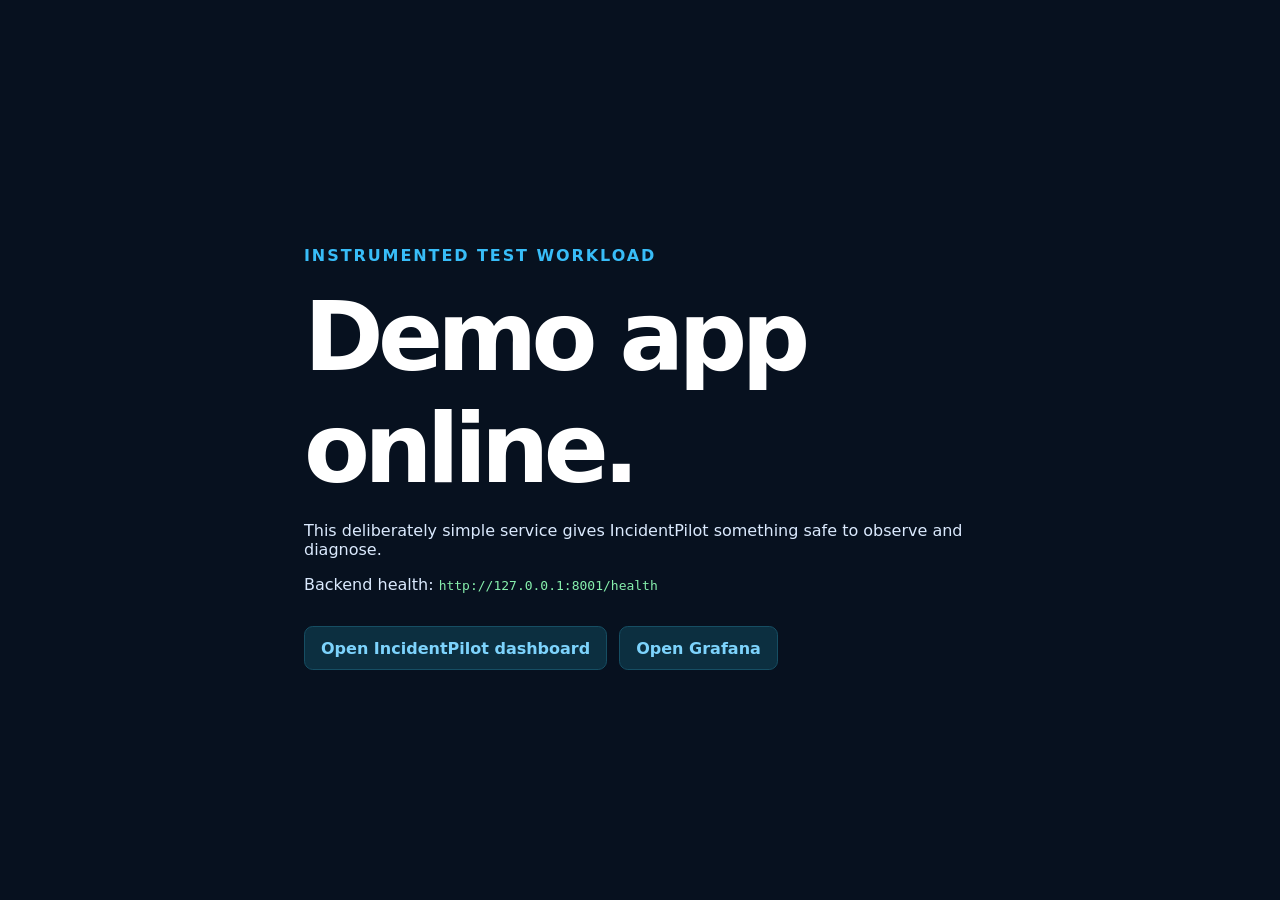
<file: demo-app/frontend/index.html>
<!doctype html>
<html lang="en">
  <head>
    <meta charset="utf-8">
    <meta name="viewport" content="width=device-width, initial-scale=1">
    <title>IncidentPilot Demo</title>
    <style>
      :root { color-scheme: dark; font-family: system-ui, sans-serif; }
      body { display: grid; min-height: 100vh; margin: 0; place-items: center; background: #07111f; color: #dbeafe; }
      main { width: min(42rem, calc(100% - 3rem)); }
      p:first-child { color: #38bdf8; font-weight: 700; text-transform: uppercase; letter-spacing: .12em; }
      h1 { margin: 0; color: white; font-size: clamp(3rem, 9vw, 6rem); letter-spacing: -.06em; }
      code { color: #86efac; }
      nav { display: flex; flex-wrap: wrap; gap: .75rem; margin-top: 2rem; }
      a { padding: .7rem 1rem; border: 1px solid #164e63; border-radius: .55rem; background: #0c2f40; color: #7dd3fc; font-weight: 700; text-decoration: none; }
      a:hover { background: #164e63; color: white; }
    </style>
  </head>
  <body>
    <main>
      <p>Instrumented test workload</p>
      <h1>Demo app online.</h1>
      <p>This deliberately simple service gives IncidentPilot something safe to observe and diagnose.</p>
      <p>Backend health: <code>http://127.0.0.1:8001/health</code></p>
      <nav aria-label="Local demo interfaces">
        <a href="http://127.0.0.1:8083/">Open IncidentPilot dashboard</a>
        <a href="http://127.0.0.1:3001/">Open Grafana</a>
      </nav>
    </main>
  </body>
</html>
</file>
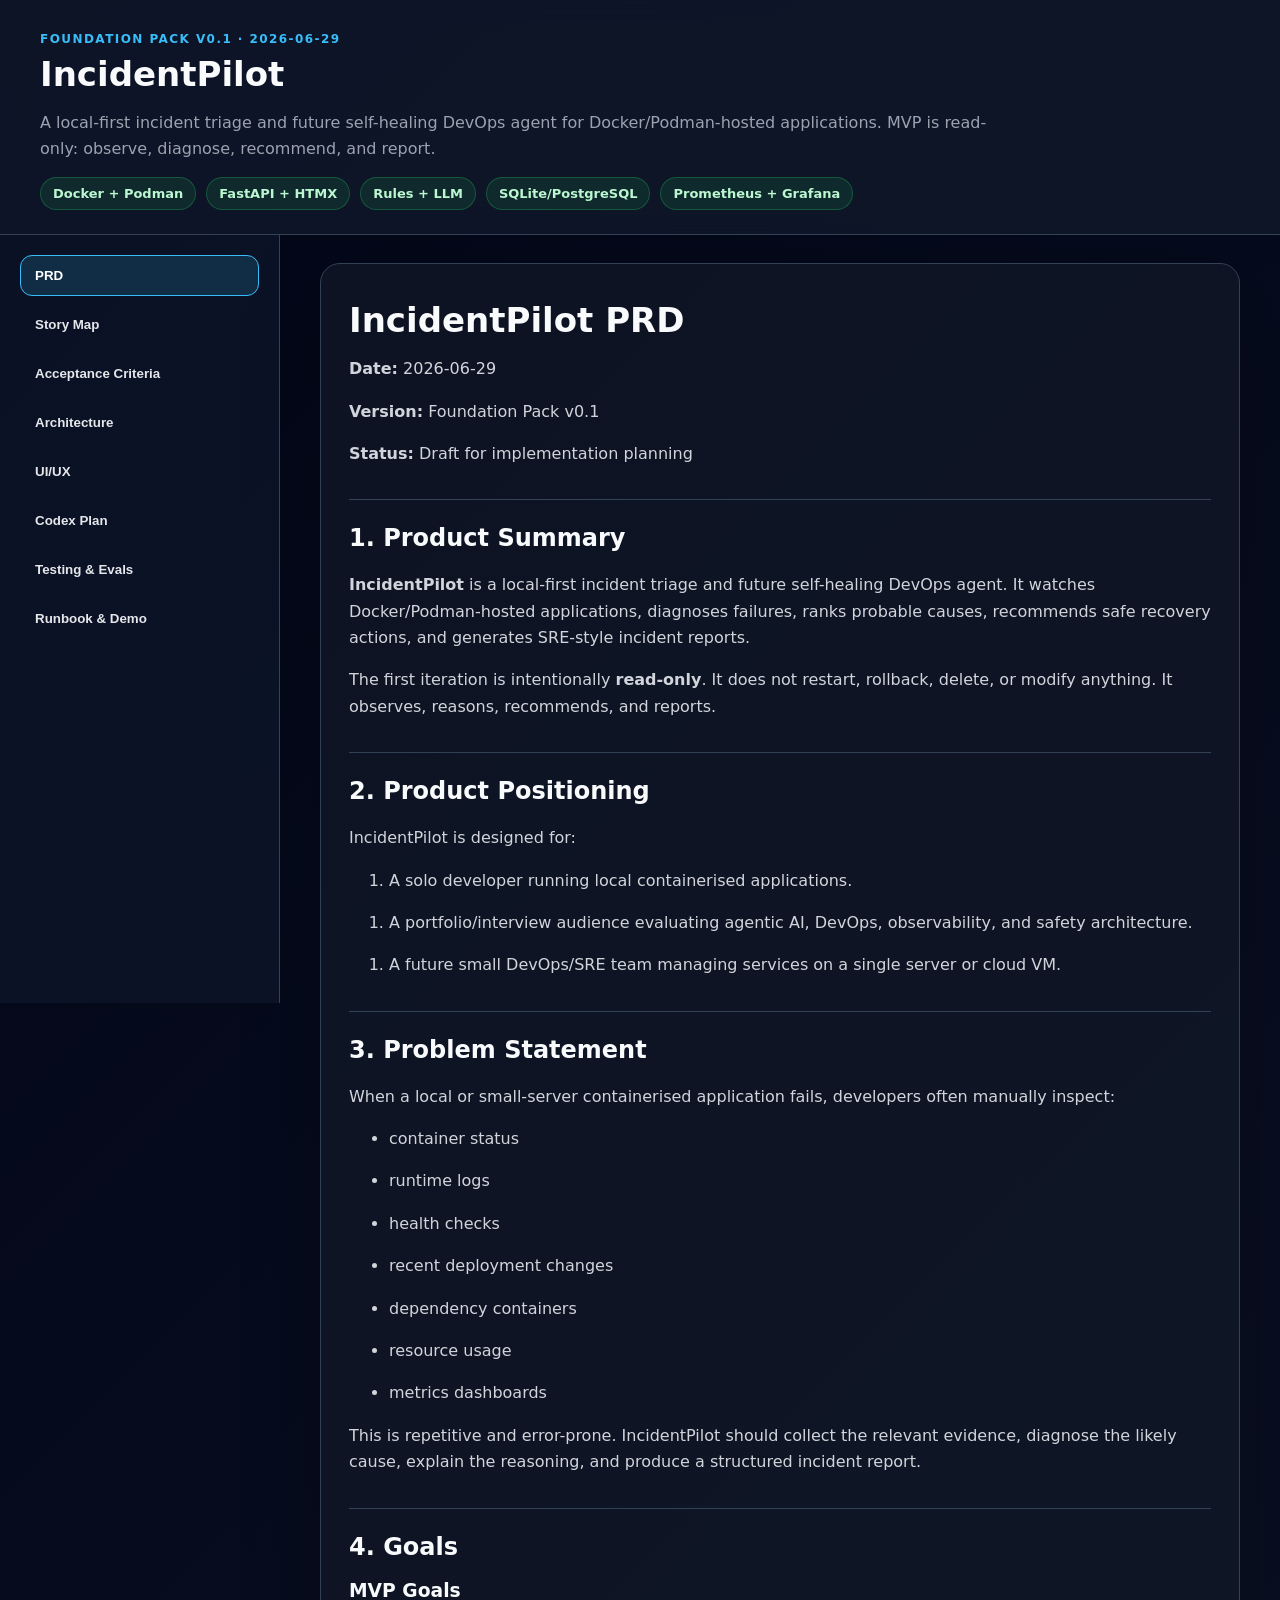
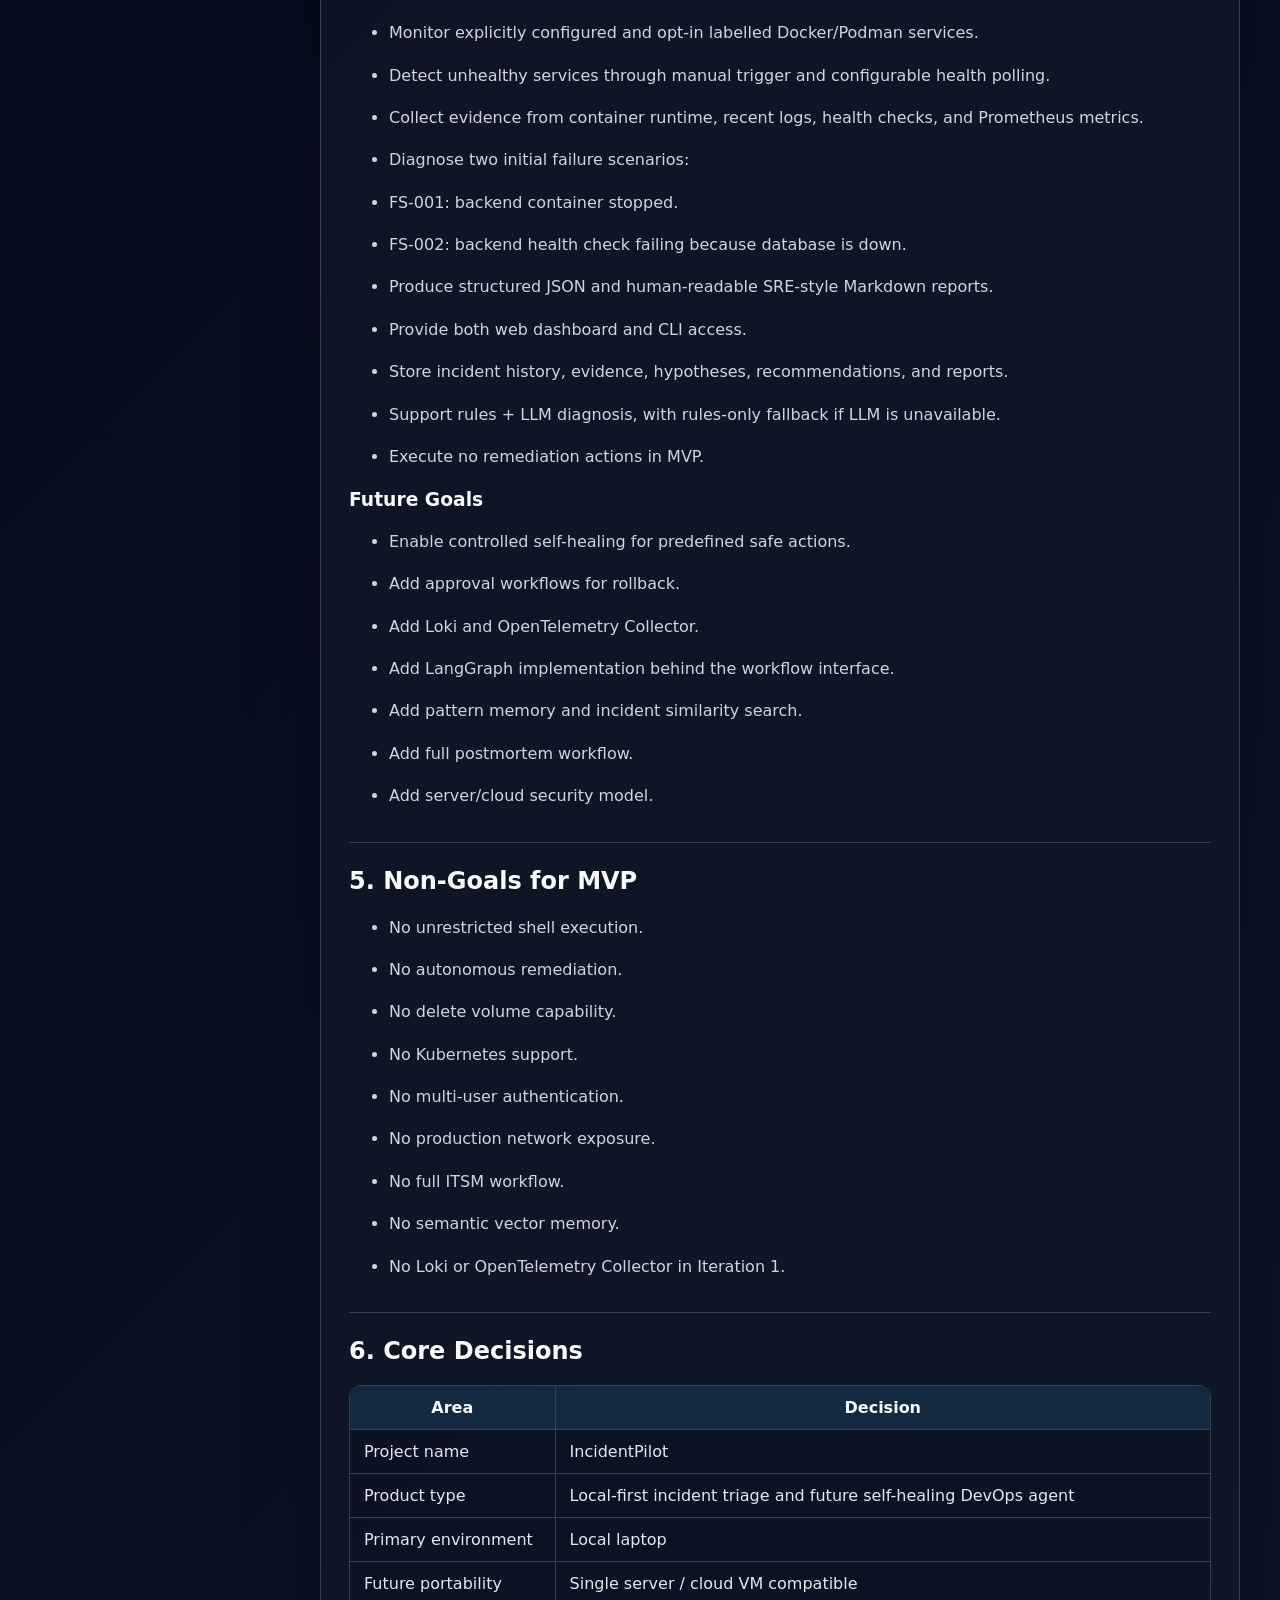
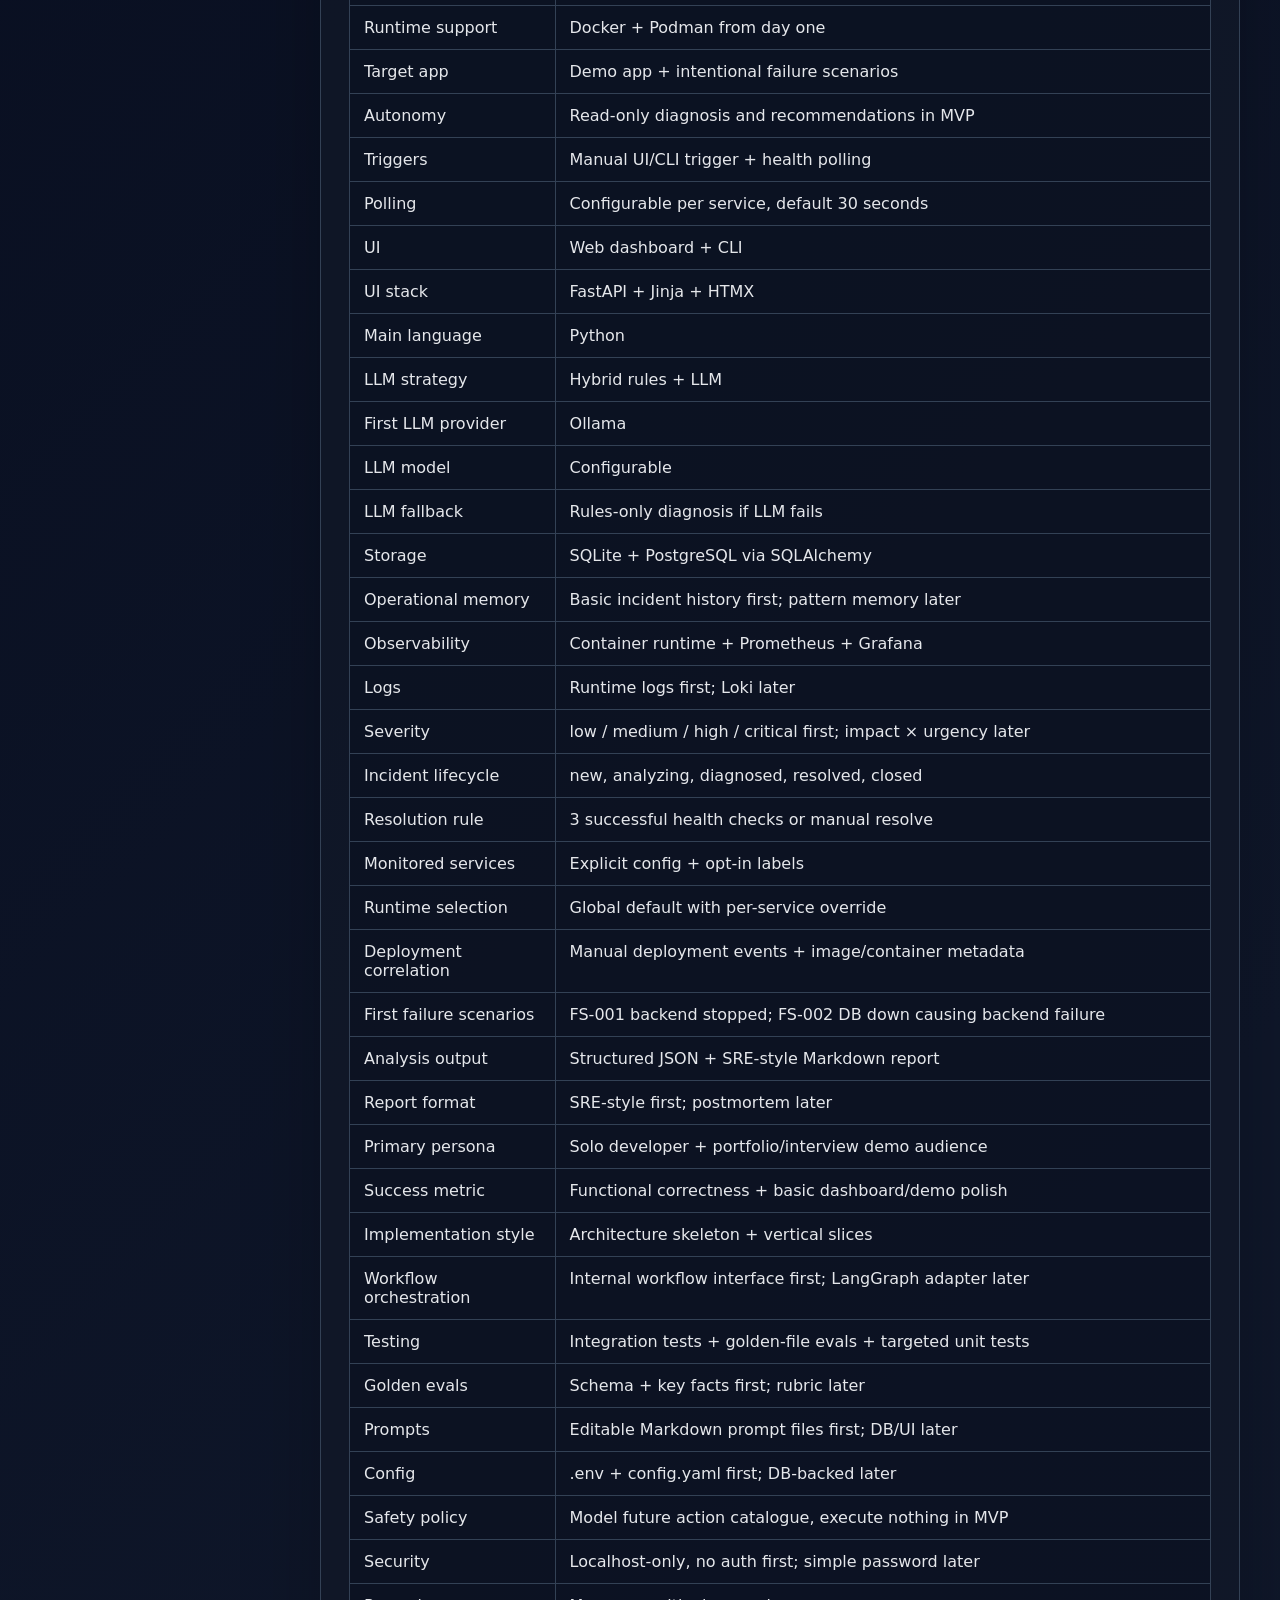
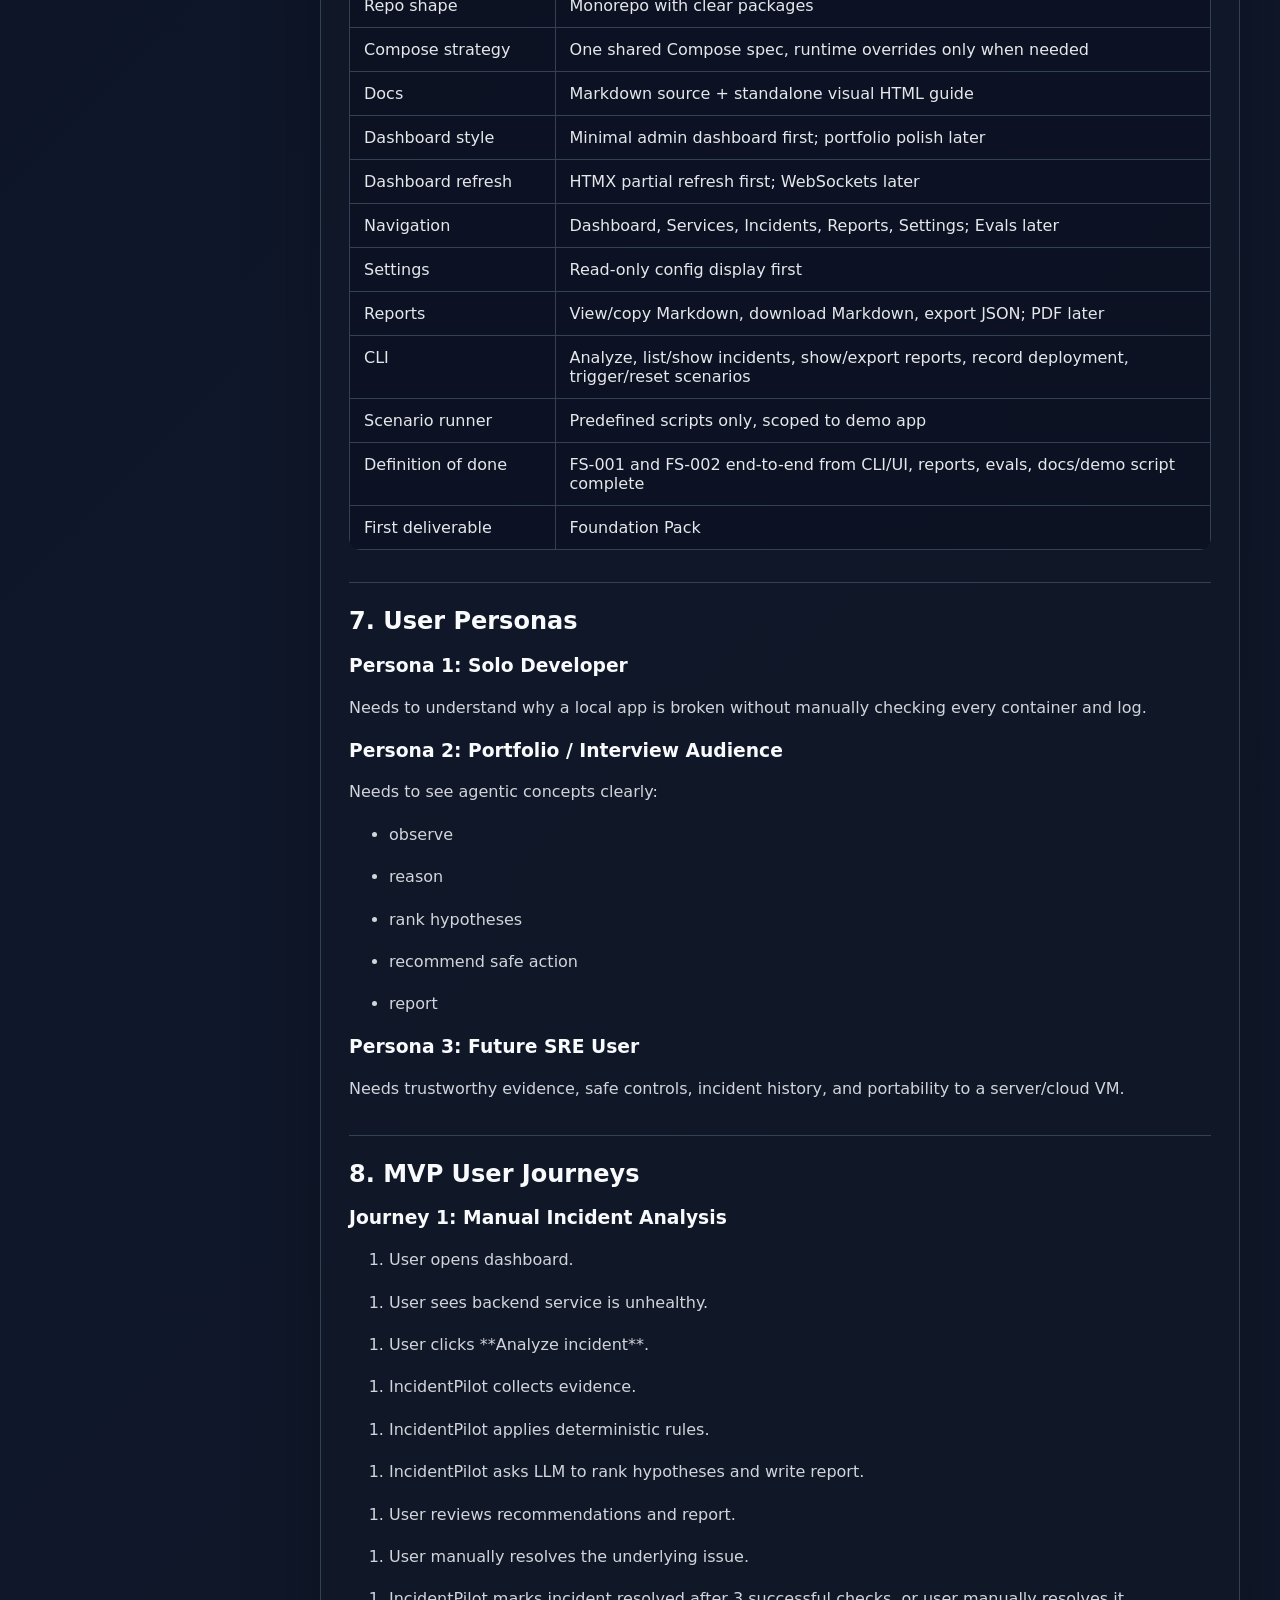
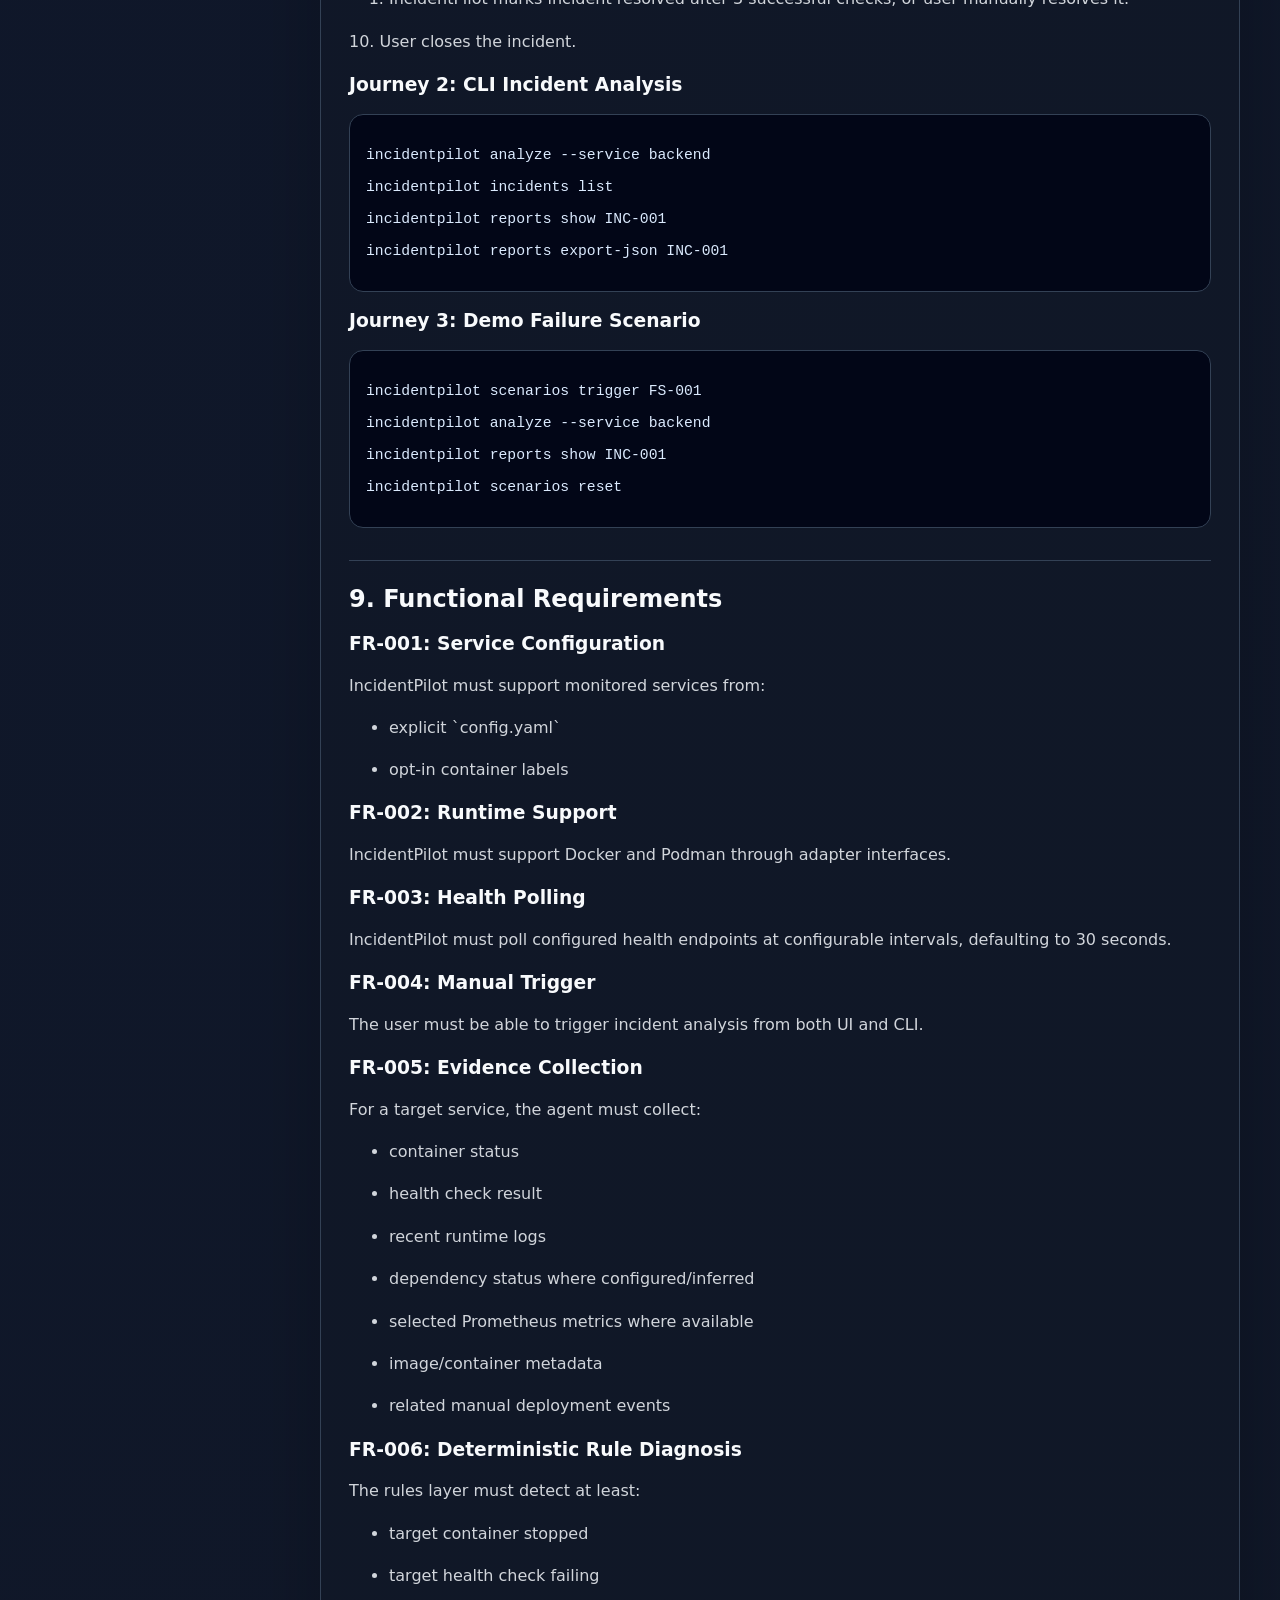
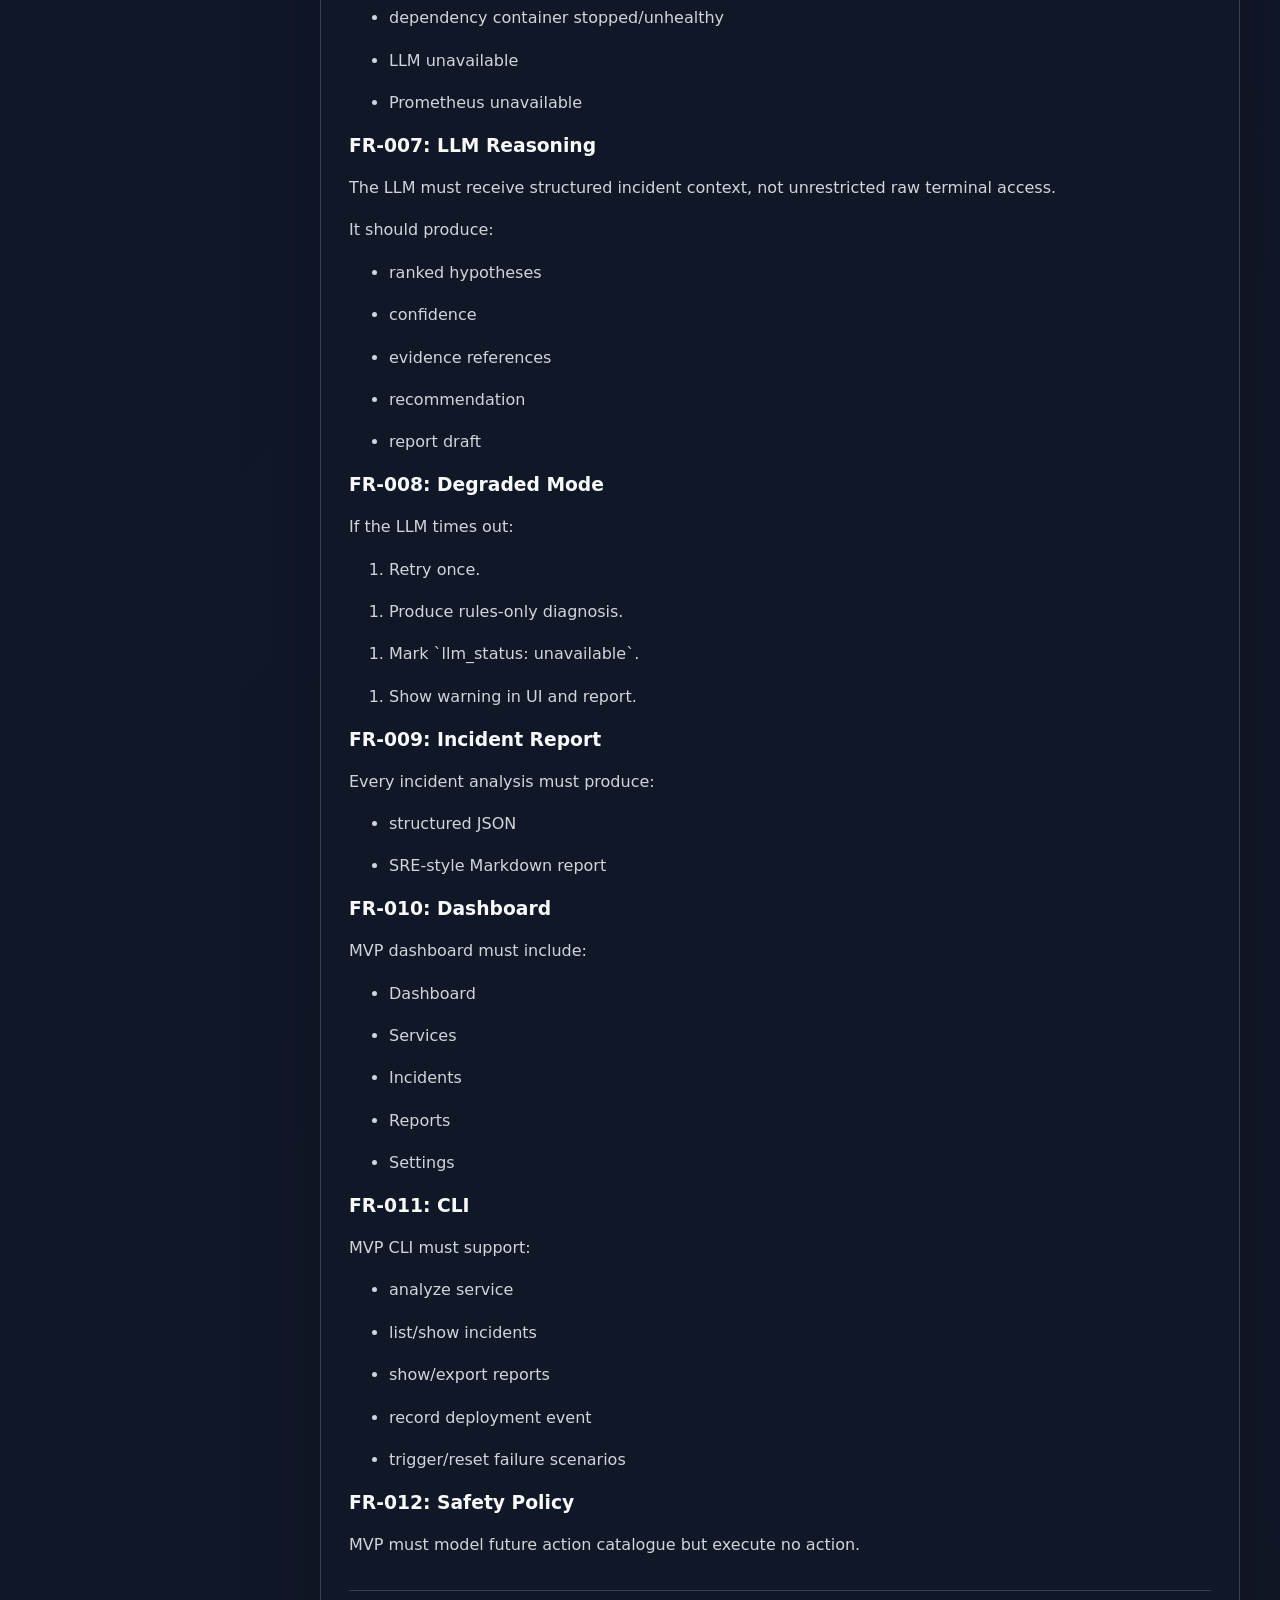
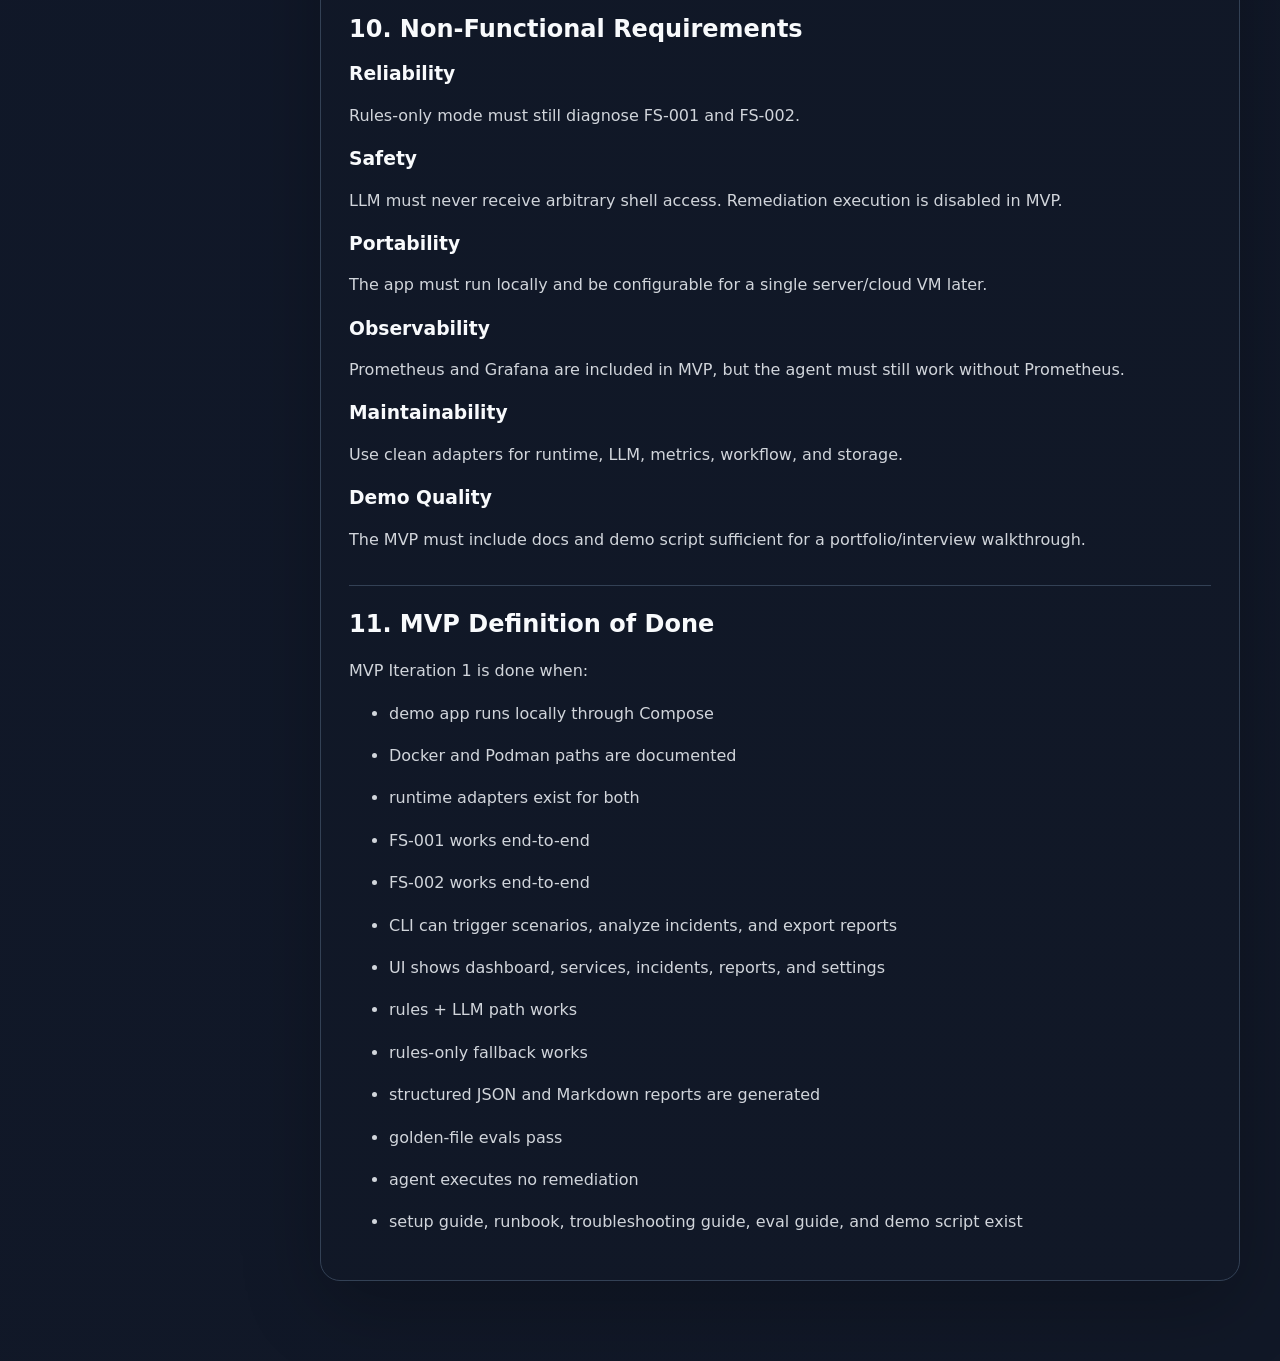
<file: docs/incidentpilot-foundation-guide.html>
<!DOCTYPE html>
<html lang="en">
<head>
<meta charset="UTF-8" />
<meta name="viewport" content="width=device-width, initial-scale=1.0" />
<title>IncidentPilot Foundation Guide</title>
<style>
:root {
  --bg: #0f172a;
  --panel: #111827;
  --panel2: #1f2937;
  --text: #e5e7eb;
  --muted: #9ca3af;
  --accent: #38bdf8;
  --accent2: #22c55e;
  --border: #334155;
  --code: #020617;
}
* { box-sizing: border-box; }
body {
  margin: 0;
  font-family: Inter, ui-sans-serif, system-ui, -apple-system, BlinkMacSystemFont, "Segoe UI", sans-serif;
  background: linear-gradient(135deg, #020617, #0f172a 45%, #111827);
  color: var(--text);
}
header {
  padding: 32px 40px 24px;
  border-bottom: 1px solid var(--border);
  background: rgba(15, 23, 42, 0.88);
  position: sticky;
  top: 0;
  z-index: 3;
  backdrop-filter: blur(12px);
}
.kicker {
  color: var(--accent);
  text-transform: uppercase;
  letter-spacing: 0.12em;
  font-size: 12px;
  font-weight: 700;
}
h1 {
  margin: 8px 0;
  font-size: 34px;
}
.subtitle {
  color: var(--muted);
  max-width: 960px;
  line-height: 1.6;
}
.layout {
  display: grid;
  grid-template-columns: 280px 1fr;
  min-height: calc(100vh - 140px);
}
nav {
  border-right: 1px solid var(--border);
  background: rgba(15, 23, 42, 0.72);
  padding: 20px;
  position: sticky;
  top: 132px;
  height: calc(100vh - 132px);
  overflow-y: auto;
}
.tab-button {
  width: 100%;
  display: block;
  text-align: left;
  padding: 12px 14px;
  margin-bottom: 8px;
  color: var(--text);
  background: transparent;
  border: 1px solid transparent;
  border-radius: 12px;
  cursor: pointer;
  font-weight: 650;
}
.tab-button:hover {
  background: rgba(56, 189, 248, 0.08);
  border-color: rgba(56, 189, 248, 0.25);
}
.tab-button.active {
  background: rgba(56, 189, 248, 0.16);
  border-color: var(--accent);
  color: white;
}
main {
  padding: 28px 40px 80px;
  max-width: 1220px;
}
.tab-content {
  display: none;
  background: rgba(17, 24, 39, 0.72);
  border: 1px solid var(--border);
  border-radius: 20px;
  padding: 28px;
  box-shadow: 0 24px 80px rgba(0,0,0,0.24);
}
.tab-content.active { display: block; }
h1, h2, h3, h4 { color: #f8fafc; }
h2 {
  border-top: 1px solid var(--border);
  padding-top: 24px;
  margin-top: 32px;
}
p, li {
  line-height: 1.65;
  color: #d1d5db;
}
table {
  width: 100%;
  border-collapse: collapse;
  margin: 18px 0 26px;
  overflow: hidden;
  border-radius: 12px;
}
th, td {
  padding: 12px 14px;
  border: 1px solid var(--border);
  vertical-align: top;
}
th {
  background: rgba(56, 189, 248, 0.12);
  color: #f8fafc;
}
td { background: rgba(2, 6, 23, 0.25); }
pre {
  background: var(--code);
  border: 1px solid var(--border);
  border-radius: 14px;
  padding: 16px;
  overflow-x: auto;
  color: #dbeafe;
}
code {
  font-family: "SFMono-Regular", Consolas, "Liberation Mono", monospace;
  font-size: 0.92em;
}
hr {
  border: 0;
  border-top: 1px solid var(--border);
  margin: 28px 0;
}
.badges {
  display: flex;
  gap: 10px;
  flex-wrap: wrap;
  margin-top: 16px;
}
.badge {
  padding: 8px 12px;
  border-radius: 999px;
  background: rgba(34, 197, 94, 0.12);
  border: 1px solid rgba(34, 197, 94, 0.3);
  color: #bbf7d0;
  font-size: 13px;
  font-weight: 700;
}
@media (max-width: 900px) {
  .layout { grid-template-columns: 1fr; }
  nav {
    position: relative;
    top: 0;
    height: auto;
    border-right: 0;
    border-bottom: 1px solid var(--border);
  }
  main { padding: 20px; }
  header { padding: 24px; position: relative; }
}
</style>
</head>
<body>
<header>
  <div class="kicker">Foundation Pack v0.1 · 2026-06-29</div>
  <h1>IncidentPilot</h1>
  <p class="subtitle">A local-first incident triage and future self-healing DevOps agent for Docker/Podman-hosted applications. MVP is read-only: observe, diagnose, recommend, and report.</p>
  <div class="badges">
    <span class="badge">Docker + Podman</span>
    <span class="badge">FastAPI + HTMX</span>
    <span class="badge">Rules + LLM</span>
    <span class="badge">SQLite/PostgreSQL</span>
    <span class="badge">Prometheus + Grafana</span>
  </div>
</header>
<div class="layout">
<nav>
<button class="tab-button active" data-tab="tab0">PRD</button>
<button class="tab-button " data-tab="tab1">Story Map</button>
<button class="tab-button " data-tab="tab2">Acceptance Criteria</button>
<button class="tab-button " data-tab="tab3">Architecture</button>
<button class="tab-button " data-tab="tab4">UI/UX</button>
<button class="tab-button " data-tab="tab5">Codex Plan</button>
<button class="tab-button " data-tab="tab6">Testing &amp; Evals</button>
<button class="tab-button " data-tab="tab7">Runbook &amp; Demo</button>
</nav>
<main>
<section id="tab0" class="tab-content active"><h1>IncidentPilot PRD</h1>

<p><strong>Date:</strong> 2026-06-29  </p>
<p><strong>Version:</strong> Foundation Pack v0.1  </p>
<p><strong>Status:</strong> Draft for implementation planning</p>

<h2>1. Product Summary</h2>

<p><strong>IncidentPilot</strong> is a local-first incident triage and future self-healing DevOps agent. It watches Docker/Podman-hosted applications, diagnoses failures, ranks probable causes, recommends safe recovery actions, and generates SRE-style incident reports.</p>

<p>The first iteration is intentionally <strong>read-only</strong>. It does not restart, rollback, delete, or modify anything. It observes, reasons, recommends, and reports.</p>

<h2>2. Product Positioning</h2>

<p>IncidentPilot is designed for:</p>

<ol><li>A solo developer running local containerised applications.</li></ol>
<ol><li>A portfolio/interview audience evaluating agentic AI, DevOps, observability, and safety architecture.</li></ol>
<ol><li>A future small DevOps/SRE team managing services on a single server or cloud VM.</li></ol>

<h2>3. Problem Statement</h2>

<p>When a local or small-server containerised application fails, developers often manually inspect:</p>

<ul><li>container status</li></ul>
<ul><li>runtime logs</li></ul>
<ul><li>health checks</li></ul>
<ul><li>recent deployment changes</li></ul>
<ul><li>dependency containers</li></ul>
<ul><li>resource usage</li></ul>
<ul><li>metrics dashboards</li></ul>

<p>This is repetitive and error-prone. IncidentPilot should collect the relevant evidence, diagnose the likely cause, explain the reasoning, and produce a structured incident report.</p>

<h2>4. Goals</h2>

<h3>MVP Goals</h3>

<ul><li>Monitor explicitly configured and opt-in labelled Docker/Podman services.</li></ul>
<ul><li>Detect unhealthy services through manual trigger and configurable health polling.</li></ul>
<ul><li>Collect evidence from container runtime, recent logs, health checks, and Prometheus metrics.</li></ul>
<ul><li>Diagnose two initial failure scenarios:</li></ul>
<ul><li>FS-001: backend container stopped.</li></ul>
<ul><li>FS-002: backend health check failing because database is down.</li></ul>
<ul><li>Produce structured JSON and human-readable SRE-style Markdown reports.</li></ul>
<ul><li>Provide both web dashboard and CLI access.</li></ul>
<ul><li>Store incident history, evidence, hypotheses, recommendations, and reports.</li></ul>
<ul><li>Support rules + LLM diagnosis, with rules-only fallback if LLM is unavailable.</li></ul>
<ul><li>Execute no remediation actions in MVP.</li></ul>

<h3>Future Goals</h3>

<ul><li>Enable controlled self-healing for predefined safe actions.</li></ul>
<ul><li>Add approval workflows for rollback.</li></ul>
<ul><li>Add Loki and OpenTelemetry Collector.</li></ul>
<ul><li>Add LangGraph implementation behind the workflow interface.</li></ul>
<ul><li>Add pattern memory and incident similarity search.</li></ul>
<ul><li>Add full postmortem workflow.</li></ul>
<ul><li>Add server/cloud security model.</li></ul>

<h2>5. Non-Goals for MVP</h2>

<ul><li>No unrestricted shell execution.</li></ul>
<ul><li>No autonomous remediation.</li></ul>
<ul><li>No delete volume capability.</li></ul>
<ul><li>No Kubernetes support.</li></ul>
<ul><li>No multi-user authentication.</li></ul>
<ul><li>No production network exposure.</li></ul>
<ul><li>No full ITSM workflow.</li></ul>
<ul><li>No semantic vector memory.</li></ul>
<ul><li>No Loki or OpenTelemetry Collector in Iteration 1.</li></ul>

<h2>6. Core Decisions</h2>

<table>
<thead><tr><th>Area</th><th>Decision</th></tr></thead><tbody>
<tr><td>Project name</td><td>IncidentPilot</td></tr>
<tr><td>Product type</td><td>Local-first incident triage and future self-healing DevOps agent</td></tr>
<tr><td>Primary environment</td><td>Local laptop</td></tr>
<tr><td>Future portability</td><td>Single server / cloud VM compatible</td></tr>
<tr><td>Runtime support</td><td>Docker + Podman from day one</td></tr>
<tr><td>Target app</td><td>Demo app + intentional failure scenarios</td></tr>
<tr><td>Autonomy</td><td>Read-only diagnosis and recommendations in MVP</td></tr>
<tr><td>Triggers</td><td>Manual UI/CLI trigger + health polling</td></tr>
<tr><td>Polling</td><td>Configurable per service, default 30 seconds</td></tr>
<tr><td>UI</td><td>Web dashboard + CLI</td></tr>
<tr><td>UI stack</td><td>FastAPI + Jinja + HTMX</td></tr>
<tr><td>Main language</td><td>Python</td></tr>
<tr><td>LLM strategy</td><td>Hybrid rules + LLM</td></tr>
<tr><td>First LLM provider</td><td>Ollama</td></tr>
<tr><td>LLM model</td><td>Configurable</td></tr>
<tr><td>LLM fallback</td><td>Rules-only diagnosis if LLM fails</td></tr>
<tr><td>Storage</td><td>SQLite + PostgreSQL via SQLAlchemy</td></tr>
<tr><td>Operational memory</td><td>Basic incident history first; pattern memory later</td></tr>
<tr><td>Observability</td><td>Container runtime + Prometheus + Grafana</td></tr>
<tr><td>Logs</td><td>Runtime logs first; Loki later</td></tr>
<tr><td>Severity</td><td>low / medium / high / critical first; impact × urgency later</td></tr>
<tr><td>Incident lifecycle</td><td>new, analyzing, diagnosed, resolved, closed</td></tr>
<tr><td>Resolution rule</td><td>3 successful health checks or manual resolve</td></tr>
<tr><td>Monitored services</td><td>Explicit config + opt-in labels</td></tr>
<tr><td>Runtime selection</td><td>Global default with per-service override</td></tr>
<tr><td>Deployment correlation</td><td>Manual deployment events + image/container metadata</td></tr>
<tr><td>First failure scenarios</td><td>FS-001 backend stopped; FS-002 DB down causing backend failure</td></tr>
<tr><td>Analysis output</td><td>Structured JSON + SRE-style Markdown report</td></tr>
<tr><td>Report format</td><td>SRE-style first; postmortem later</td></tr>
<tr><td>Primary persona</td><td>Solo developer + portfolio/interview demo audience</td></tr>
<tr><td>Success metric</td><td>Functional correctness + basic dashboard/demo polish</td></tr>
<tr><td>Implementation style</td><td>Architecture skeleton + vertical slices</td></tr>
<tr><td>Workflow orchestration</td><td>Internal workflow interface first; LangGraph adapter later</td></tr>
<tr><td>Testing</td><td>Integration tests + golden-file evals + targeted unit tests</td></tr>
<tr><td>Golden evals</td><td>Schema + key facts first; rubric later</td></tr>
<tr><td>Prompts</td><td>Editable Markdown prompt files first; DB/UI later</td></tr>
<tr><td>Config</td><td>.env + config.yaml first; DB-backed later</td></tr>
<tr><td>Safety policy</td><td>Model future action catalogue, execute nothing in MVP</td></tr>
<tr><td>Security</td><td>Localhost-only, no auth first; simple password later</td></tr>
<tr><td>Repo shape</td><td>Monorepo with clear packages</td></tr>
<tr><td>Compose strategy</td><td>One shared Compose spec, runtime overrides only when needed</td></tr>
<tr><td>Docs</td><td>Markdown source + standalone visual HTML guide</td></tr>
<tr><td>Dashboard style</td><td>Minimal admin dashboard first; portfolio polish later</td></tr>
<tr><td>Dashboard refresh</td><td>HTMX partial refresh first; WebSockets later</td></tr>
<tr><td>Navigation</td><td>Dashboard, Services, Incidents, Reports, Settings; Evals later</td></tr>
<tr><td>Settings</td><td>Read-only config display first</td></tr>
<tr><td>Reports</td><td>View/copy Markdown, download Markdown, export JSON; PDF later</td></tr>
<tr><td>CLI</td><td>Analyze, list/show incidents, show/export reports, record deployment, trigger/reset scenarios</td></tr>
<tr><td>Scenario runner</td><td>Predefined scripts only, scoped to demo app</td></tr>
<tr><td>Definition of done</td><td>FS-001 and FS-002 end-to-end from CLI/UI, reports, evals, docs/demo script complete</td></tr>
<tr><td>First deliverable</td><td>Foundation Pack</td></tr>
</tbody></table>


<h2>7. User Personas</h2>

<h3>Persona 1: Solo Developer</h3>

<p>Needs to understand why a local app is broken without manually checking every container and log.</p>

<h3>Persona 2: Portfolio / Interview Audience</h3>

<p>Needs to see agentic concepts clearly:</p>

<ul><li>observe</li></ul>
<ul><li>reason</li></ul>
<ul><li>rank hypotheses</li></ul>
<ul><li>recommend safe action</li></ul>
<ul><li>report</li></ul>

<h3>Persona 3: Future SRE User</h3>

<p>Needs trustworthy evidence, safe controls, incident history, and portability to a server/cloud VM.</p>

<h2>8. MVP User Journeys</h2>

<h3>Journey 1: Manual Incident Analysis</h3>

<ol><li>User opens dashboard.</li></ol>
<ol><li>User sees backend service is unhealthy.</li></ol>
<ol><li>User clicks **Analyze incident**.</li></ol>
<ol><li>IncidentPilot collects evidence.</li></ol>
<ol><li>IncidentPilot applies deterministic rules.</li></ol>
<ol><li>IncidentPilot asks LLM to rank hypotheses and write report.</li></ol>
<ol><li>User reviews recommendations and report.</li></ol>
<ol><li>User manually resolves the underlying issue.</li></ol>
<ol><li>IncidentPilot marks incident resolved after 3 successful checks, or user manually resolves it.</li></ol>
<p>10. User closes the incident.</p>

<h3>Journey 2: CLI Incident Analysis</h3>

<pre><code>
incidentpilot analyze --service backend

incidentpilot incidents list

incidentpilot reports show INC-001

incidentpilot reports export-json INC-001

</code></pre>

<h3>Journey 3: Demo Failure Scenario</h3>

<pre><code>
incidentpilot scenarios trigger FS-001

incidentpilot analyze --service backend

incidentpilot reports show INC-001

incidentpilot scenarios reset

</code></pre>

<h2>9. Functional Requirements</h2>

<h3>FR-001: Service Configuration</h3>

<p>IncidentPilot must support monitored services from:</p>

<ul><li>explicit `config.yaml`</li></ul>
<ul><li>opt-in container labels</li></ul>

<h3>FR-002: Runtime Support</h3>

<p>IncidentPilot must support Docker and Podman through adapter interfaces.</p>

<h3>FR-003: Health Polling</h3>

<p>IncidentPilot must poll configured health endpoints at configurable intervals, defaulting to 30 seconds.</p>

<h3>FR-004: Manual Trigger</h3>

<p>The user must be able to trigger incident analysis from both UI and CLI.</p>

<h3>FR-005: Evidence Collection</h3>

<p>For a target service, the agent must collect:</p>

<ul><li>container status</li></ul>
<ul><li>health check result</li></ul>
<ul><li>recent runtime logs</li></ul>
<ul><li>dependency status where configured/inferred</li></ul>
<ul><li>selected Prometheus metrics where available</li></ul>
<ul><li>image/container metadata</li></ul>
<ul><li>related manual deployment events</li></ul>

<h3>FR-006: Deterministic Rule Diagnosis</h3>

<p>The rules layer must detect at least:</p>

<ul><li>target container stopped</li></ul>
<ul><li>target health check failing</li></ul>
<ul><li>dependency container stopped/unhealthy</li></ul>
<ul><li>LLM unavailable</li></ul>
<ul><li>Prometheus unavailable</li></ul>

<h3>FR-007: LLM Reasoning</h3>

<p>The LLM must receive structured incident context, not unrestricted raw terminal access.</p>

<p>It should produce:</p>

<ul><li>ranked hypotheses</li></ul>
<ul><li>confidence</li></ul>
<ul><li>evidence references</li></ul>
<ul><li>recommendation</li></ul>
<ul><li>report draft</li></ul>

<h3>FR-008: Degraded Mode</h3>

<p>If the LLM times out:</p>

<ol><li>Retry once.</li></ol>
<ol><li>Produce rules-only diagnosis.</li></ol>
<ol><li>Mark `llm_status: unavailable`.</li></ol>
<ol><li>Show warning in UI and report.</li></ol>

<h3>FR-009: Incident Report</h3>

<p>Every incident analysis must produce:</p>

<ul><li>structured JSON</li></ul>
<ul><li>SRE-style Markdown report</li></ul>

<h3>FR-010: Dashboard</h3>

<p>MVP dashboard must include:</p>

<ul><li>Dashboard</li></ul>
<ul><li>Services</li></ul>
<ul><li>Incidents</li></ul>
<ul><li>Reports</li></ul>
<ul><li>Settings</li></ul>

<h3>FR-011: CLI</h3>

<p>MVP CLI must support:</p>

<ul><li>analyze service</li></ul>
<ul><li>list/show incidents</li></ul>
<ul><li>show/export reports</li></ul>
<ul><li>record deployment event</li></ul>
<ul><li>trigger/reset failure scenarios</li></ul>

<h3>FR-012: Safety Policy</h3>

<p>MVP must model future action catalogue but execute no action.</p>

<h2>10. Non-Functional Requirements</h2>

<h3>Reliability</h3>

<p>Rules-only mode must still diagnose FS-001 and FS-002.</p>

<h3>Safety</h3>

<p>LLM must never receive arbitrary shell access. Remediation execution is disabled in MVP.</p>

<h3>Portability</h3>

<p>The app must run locally and be configurable for a single server/cloud VM later.</p>

<h3>Observability</h3>

<p>Prometheus and Grafana are included in MVP, but the agent must still work without Prometheus.</p>

<h3>Maintainability</h3>

<p>Use clean adapters for runtime, LLM, metrics, workflow, and storage.</p>

<h3>Demo Quality</h3>

<p>The MVP must include docs and demo script sufficient for a portfolio/interview walkthrough.</p>

<h2>11. MVP Definition of Done</h2>

<p>MVP Iteration 1 is done when:</p>

<ul><li>demo app runs locally through Compose</li></ul>
<ul><li>Docker and Podman paths are documented</li></ul>
<ul><li>runtime adapters exist for both</li></ul>
<ul><li>FS-001 works end-to-end</li></ul>
<ul><li>FS-002 works end-to-end</li></ul>
<ul><li>CLI can trigger scenarios, analyze incidents, and export reports</li></ul>
<ul><li>UI shows dashboard, services, incidents, reports, and settings</li></ul>
<ul><li>rules + LLM path works</li></ul>
<ul><li>rules-only fallback works</li></ul>
<ul><li>structured JSON and Markdown reports are generated</li></ul>
<ul><li>golden-file evals pass</li></ul>
<ul><li>agent executes no remediation</li></ul>
<ul><li>setup guide, runbook, troubleshooting guide, eval guide, and demo script exist</li></ul></section>
<section id="tab1" class="tab-content "><h1>IncidentPilot Story Map</h1>

<h2>Backbone</h2>

<ol><li>Configure monitored services</li></ol>
<ol><li>Observe service health</li></ol>
<ol><li>Detect incident candidate</li></ol>
<ol><li>Collect evidence</li></ol>
<ol><li>Diagnose with rules</li></ol>
<ol><li>Enrich with LLM reasoning</li></ol>
<ol><li>Recommend safe action</li></ol>
<ol><li>Generate incident report</li></ol>
<ol><li>Track incident lifecycle</li></ol>
<p>10. Review from UI/CLI</p>
<p>11. Run repeatable demo scenarios</p>
<p>12. Evaluate behaviour</p>

<hr>

<h2>Release Slice 1: Architecture Skeleton</h2>

<h3>User Activities</h3>

<ul><li>Configure app</li></ul>
<ul><li>Start dashboard</li></ul>
<ul><li>Use CLI</li></ul>
<ul><li>Store incidents</li></ul>

<h3>Stories</h3>

<ul><li>As a developer, I can start IncidentPilot locally.</li></ul>
<ul><li>As a developer, I can configure Docker/Podman runtime settings.</li></ul>
<ul><li>As a developer, I can configure monitored services in `config.yaml`.</li></ul>
<ul><li>As a developer, I can open a dashboard on localhost.</li></ul>
<ul><li>As a developer, I can run a CLI command.</li></ul>
<ul><li>As the system, I can persist services, incidents, evidence, hypotheses, recommendations, reports, and agent runs.</li></ul>

<h3>Acceptance Notes</h3>

<ul><li>FastAPI app starts.</li></ul>
<ul><li>Typer CLI works.</li></ul>
<ul><li>SQLite database works.</li></ul>
<ul><li>SQLAlchemy models are ready for PostgreSQL.</li></ul>
<ul><li>Basic pages render.</li></ul>

<hr>

<h2>Release Slice 2: FS-001 Backend Container Stopped</h2>

<h3>User Activity</h3>

<p>Diagnose backend stopped incident.</p>

<h3>Stories</h3>

<ul><li>As a user, I can trigger `FS-001`.</li></ul>
<ul><li>As the agent, I can detect that backend container is stopped.</li></ul>
<ul><li>As the agent, I can collect backend status and recent logs.</li></ul>
<ul><li>As the agent, I can classify severity as high.</li></ul>
<ul><li>As the agent, I can recommend that the human restore/restart the backend.</li></ul>
<ul><li>As a user, I can view the incident report in UI and CLI.</li></ul>

<h3>Acceptance Notes</h3>

<ul><li>Scenario runner stops only demo backend.</li></ul>
<ul><li>Agent does not restart the backend.</li></ul>
<ul><li>Diagnosis identifies backend stopped as rank-1 cause.</li></ul>
<ul><li>JSON and Markdown report are generated.</li></ul>
<ul><li>Golden eval passes.</li></ul>

<hr>

<h2>Release Slice 3: FS-002 DB Down Causing Backend Failure</h2>

<h3>User Activity</h3>

<p>Diagnose dependency failure.</p>

<h3>Stories</h3>

<ul><li>As a user, I can trigger `FS-002`.</li></ul>
<ul><li>As the agent, I can detect backend health check failure.</li></ul>
<ul><li>As the agent, I can check postgres dependency status.</li></ul>
<ul><li>As the agent, I can avoid blaming backend incorrectly when DB is down.</li></ul>
<ul><li>As the agent, I can recommend restoring the database first.</li></ul>
<ul><li>As a user, I can compare FS-001 and FS-002 reports.</li></ul>

<h3>Acceptance Notes</h3>

<ul><li>Scenario runner stops only demo postgres.</li></ul>
<ul><li>Backend becomes unhealthy.</li></ul>
<ul><li>Diagnosis identifies DB dependency unavailable as rank-1 cause.</li></ul>
<ul><li>Report includes dependency evidence.</li></ul>
<ul><li>Golden eval passes.</li></ul>

<hr>

<h2>Release Slice 4: Health Polling and Incident History</h2>

<h3>User Activity</h3>

<p>Let the agent observe passively.</p>

<h3>Stories</h3>

<ul><li>As the system, I can poll service health at configured intervals.</li></ul>
<ul><li>As the system, I can create incident candidates when a service becomes unhealthy.</li></ul>
<ul><li>As the system, I can avoid duplicate noisy incidents for the same ongoing failure.</li></ul>
<ul><li>As a user, I can view previous incidents.</li></ul>
<ul><li>As a user, I can filter incidents by service, status, severity, and date.</li></ul>
<ul><li>As the system, I can auto-resolve after 3 successful health checks.</li></ul>

<h3>Acceptance Notes</h3>

<ul><li>Default polling is 30 seconds.</li></ul>
<ul><li>Per-service override works.</li></ul>
<ul><li>Incident history is persisted.</li></ul>
<ul><li>Manual resolve works.</li></ul>
<ul><li>Auto-resolve works after 3 successful checks.</li></ul>

<hr>

<h2>Release Slice 5: Dashboard and Reports</h2>

<h3>User Activity</h3>

<p>Review and present the system.</p>

<h3>Stories</h3>

<ul><li>As a user, I can see service health cards.</li></ul>
<ul><li>As a user, I can see incident list.</li></ul>
<ul><li>As a user, I can open incident detail.</li></ul>
<ul><li>As a user, I can view evidence, hypotheses, recommendations, and report.</li></ul>
<ul><li>As a user, I can copy Markdown.</li></ul>
<ul><li>As a user, I can download Markdown.</li></ul>
<ul><li>As a user, I can export structured JSON.</li></ul>
<ul><li>As a user, I can view read-only settings.</li></ul>

<h3>Acceptance Notes</h3>

<ul><li>HTMX partial refresh works.</li></ul>
<ul><li>Dashboard feels demo-ready but minimal.</li></ul>
<ul><li>Settings do not edit `.env` or YAML.</li></ul>
<ul><li>Reports are accessible from incident detail and Reports page.</li></ul>

<hr>

<h2>Release Slice 6: Observability</h2>

<h3>User Activity</h3>

<p>Correlate runtime health with metrics.</p>

<h3>Stories</h3>

<ul><li>As the system, I can query Prometheus for selected metrics.</li></ul>
<ul><li>As a user, I can open Grafana to inspect service metrics.</li></ul>
<ul><li>As the agent, I can include metrics snapshot as evidence when available.</li></ul>
<ul><li>As the system, I can continue diagnosis even if Prometheus is unavailable.</li></ul>

<h3>Acceptance Notes</h3>

<ul><li>Prometheus and Grafana run in Compose.</li></ul>
<ul><li>Agent does not hard depend on Prometheus.</li></ul>
<ul><li>Metrics evidence is marked unavailable when needed.</li></ul>

<hr>

<h2>Release Slice 7: Documentation and Demo Script</h2>

<h3>User Activity</h3>

<p>Run and explain the project.</p>

<h3>Stories</h3>

<ul><li>As a user, I can follow setup guide.</li></ul>
<ul><li>As a user, I can follow demo script.</li></ul>
<ul><li>As a user, I can run tests and evals.</li></ul>
<ul><li>As a user, I can troubleshoot common local issues.</li></ul>
<ul><li>As an interviewer, I can understand architecture from docs.</li></ul>

<h3>Acceptance Notes</h3>

<ul><li>Docs are in Markdown.</li></ul>
<ul><li>Visual HTML guide exists.</li></ul>
<ul><li>Demo script includes FS-001 and FS-002 walkthrough.</li></ul></section>
<section id="tab2" class="tab-content "><h1>IncidentPilot Acceptance Criteria</h1>

<h2>Global Acceptance Criteria</h2>

<h3>AC-GEN-001: Local Startup</h3>

<p>Given a fresh checkout, when the user follows the setup guide, then the demo app, IncidentPilot API, dashboard, database, Prometheus, and Grafana can be started locally.</p>

<h3>AC-GEN-002: Localhost Safety</h3>

<p>Given MVP default configuration, when the dashboard starts, then it binds to `127.0.0.1` and does not expose unauthenticated UI to the network.</p>

<h3>AC-GEN-003: No Remediation Execution</h3>

<p>Given any incident analysis in MVP, when the agent recommends an action, then it must not execute the action.</p>

<h3>AC-GEN-004: Rules-Only Fallback</h3>

<p>Given the LLM is unavailable or times out twice, when an analysis runs, then the system produces a rules-only diagnosis and marks `llm_status: unavailable`.</p>

<hr>

<h2>Service Configuration</h2>

<h3>AC-CFG-001: Explicit Services</h3>

<p>Given `config.yaml` defines a service, when the app starts, then the service appears in the Services page and CLI service list.</p>

<h3>AC-CFG-002: Runtime Default</h3>

<p>Given a global default runtime is configured, when a service does not override runtime, then the service uses the default runtime.</p>

<h3>AC-CFG-003: Per-Service Runtime Override</h3>

<p>Given a service declares `runtime: podman` or `runtime: docker`, when evidence is collected, then the correct runtime adapter is used.</p>

<h3>AC-CFG-004: Opt-In Labels</h3>

<p>Given a container has `devops-agent.monitor=true`, when discovery runs, then the service can be discovered as monitored.</p>

<hr>

<h2>Health Polling</h2>

<h3>AC-HEALTH-001: Default Polling</h3>

<p>Given no per-service polling interval, when health polling runs, then the default interval is 30 seconds.</p>

<h3>AC-HEALTH-002: Per-Service Polling</h3>

<p>Given a service has `polling_interval_seconds: 60`, when health polling runs, then that service uses 60 seconds.</p>

<h3>AC-HEALTH-003: Incident Candidate</h3>

<p>Given a monitored service becomes unhealthy, when polling observes the failure, then an incident candidate is created.</p>

<h3>AC-HEALTH-004: Auto Resolution</h3>

<p>Given an incident is open/diagnosed, when the related service passes health checks 3 consecutive times, then the incident can be marked resolved automatically.</p>

<hr>

<h2>FS-001: Backend Container Stopped</h2>

<h3>AC-FS001-001: Trigger</h3>

<p>Given the demo app is healthy, when the user runs `incidentpilot scenarios trigger FS-001`, then only the backend demo container is stopped.</p>

<h3>AC-FS001-002: Detection</h3>

<p>Given backend is stopped, when the user runs `incidentpilot analyze --service backend`, then the analysis detects that the backend container is not running.</p>

<h3>AC-FS001-003: Rank-1 Cause</h3>

<p>Given backend is stopped, when analysis completes, then rank-1 hypothesis is backend container stopped/unavailable.</p>

<h3>AC-FS001-004: Recommendation</h3>

<p>Given backend is stopped, when report is generated, then recommendation is to restore/start/restart backend manually, and execution is disabled in MVP.</p>

<h3>AC-FS001-005: Report</h3>

<p>Given FS-001 analysis completes, then structured JSON and Markdown report are saved and visible in UI/CLI.</p>

<hr>

<h2>FS-002: DB Down Causing Backend Failure</h2>

<h3>AC-FS002-001: Trigger</h3>

<p>Given the demo app is healthy, when the user runs `incidentpilot scenarios trigger FS-002`, then only the postgres demo container is stopped.</p>

<h3>AC-FS002-002: Dependency Detection</h3>

<p>Given postgres is stopped and backend is unhealthy, when the user analyzes backend, then the agent checks postgres dependency status.</p>

<h3>AC-FS002-003: Rank-1 Cause</h3>

<p>Given postgres is stopped and backend is unhealthy, when analysis completes, then rank-1 hypothesis is database dependency unavailable.</p>

<h3>AC-FS002-004: Avoid False Blame</h3>

<p>Given backend health is failing because DB is down, when analysis completes, then the agent must not rank backend application failure above DB dependency failure unless evidence supports it.</p>

<h3>AC-FS002-005: Recommendation</h3>

<p>Given FS-002 analysis completes, then recommendation is to restore postgres/database dependency first, and execution is disabled in MVP.</p>

<hr>

<h2>CLI</h2>

<h3>AC-CLI-001: Analyze</h3>

<p>`incidentpilot analyze --service backend` starts analysis and returns incident ID.</p>

<h3>AC-CLI-002: Incidents List</h3>

<p>`incidentpilot incidents list` shows recent incidents with ID, service, severity, status, and created time.</p>

<h3>AC-CLI-003: Incident Show</h3>

<p>`incidentpilot incidents show INC-001` shows incident detail.</p>

<h3>AC-CLI-004: Report Show</h3>

<p>`incidentpilot reports show INC-001` prints Markdown report.</p>

<h3>AC-CLI-005: Export JSON</h3>

<p>`incidentpilot reports export-json INC-001` exports structured JSON.</p>

<h3>AC-CLI-006: Deployment Record</h3>

<p>`incidentpilot deployments record --service backend --version v1 --notes &quot;...&quot;` stores manual deployment event.</p>

<h3>AC-CLI-007: Scenario Reset</h3>

<p>`incidentpilot scenarios reset` restores demo app to healthy baseline.</p>

<hr>

<h2>Dashboard</h2>

<h3>AC-UI-001: Dashboard Page</h3>

<p>The Dashboard page shows service health cards, active incidents, and recent diagnoses.</p>

<h3>AC-UI-002: Services Page</h3>

<p>The Services page shows configured services, runtime, health URL, polling interval, and criticality.</p>

<h3>AC-UI-003: Incidents Page</h3>

<p>The Incidents page shows incidents with status, severity, service, and creation time.</p>

<h3>AC-UI-004: Incident Detail</h3>

<p>Incident detail shows evidence, hypotheses, recommendations, and report.</p>

<h3>AC-UI-005: Reports Page</h3>

<p>Reports page supports view, copy Markdown, download Markdown, and export JSON.</p>

<h3>AC-UI-006: Settings Page</h3>

<p>Settings page shows read-only config, LLM provider/model, runtime, safety policy, and security state.</p>

<hr>

<h2>Evals</h2>

<h3>AC-EVAL-001: Schema</h3>

<p>All analysis JSON outputs must validate against the incident analysis schema.</p>

<h3>AC-EVAL-002: FS-001 Key Facts</h3>

<p>FS-001 eval passes only if backend stopped is detected and ranked as the likely cause.</p>

<h3>AC-EVAL-003: FS-002 Key Facts</h3>

<p>FS-002 eval passes only if DB dependency failure is detected and ranked as the likely cause.</p>

<h3>AC-EVAL-004: No Unsafe Action</h3>

<p>Eval fails if MVP output indicates an action was executed.</p>

<h3>AC-EVAL-005: Report Sections</h3>

<p>Markdown report must include summary, timeline, evidence, ranked hypotheses, recommendation, verification plan, and follow-up actions.</p></section>
<section id="tab3" class="tab-content "><h1>IncidentPilot System Design and Architecture</h1>

<h2>1. Architecture Principles</h2>

<ul><li>Local-first, server/cloud portable.</li></ul>
<ul><li>Safe by default.</li></ul>
<ul><li>Read-only MVP.</li></ul>
<ul><li>Runtime adapters isolate Docker/Podman differences.</li></ul>
<ul><li>Rules establish operational truth; LLM explains and ranks.</li></ul>
<ul><li>No unrestricted shell access.</li></ul>
<ul><li>Structured outputs for testing and UI rendering.</li></ul>
<ul><li>Degraded mode if LLM or Prometheus is unavailable.</li></ul>
<ul><li>Markdown docs for Codex, HTML guide for human review.</li></ul>

<h2>2. High-Level Architecture</h2>

<pre><code>
+-------------------+       +-----------------------+

| Web Dashboard     |       | CLI                   |

| FastAPI/Jinja/HTMX|       | Typer                 |

+---------+---------+       +----------+------------+

          |                            |

          +-------------+--------------+

                        |

                +-------v--------+

                | FastAPI API    |

                | App Service    |

                +-------+--------+

                        |

        +---------------+------------------+

        |                                  |

+-------v--------+                +--------v---------+

| Incident       |                | Health Poller    |

| Workflow       |                | Service          |

+-------+--------+                +--------+---------+

        |                                  |

        +-------------+--------------------+

                      |

        +-------------v------------------------------+

        | Evidence Collection Layer                   |

        | runtime status, logs, health, metrics, deps |

        +----+--------------+---------------+---------+

             |              |               |

+------------v--+   +-------v--------+   +--v--------------+

| Docker Adapter|   | Podman Adapter |   | Prometheus      |

+---------------+   +----------------+   | Metrics Adapter |

                                          +-----------------+



        +---------------------------------------------+

        | Diagnosis Layer                             |

        | deterministic rules + LLM reasoning          |

        +----------------+----------------------------+

                         |

        +----------------v----------------------------+

        | SQLAlchemy Storage                           |

        | SQLite first, PostgreSQL compatible          |

        +----------------+----------------------------+

                         |

        +----------------v----------------------------+

        | Reports, JSON output, incident history       |

        +---------------------------------------------+

</code></pre>

<h2>3. Component Responsibilities</h2>

<h3>Web Dashboard</h3>

<p>Technology: FastAPI + Jinja + HTMX.</p>

<p>Responsibilities:</p>

<ul><li>Show service health.</li></ul>
<ul><li>Trigger manual analysis.</li></ul>
<ul><li>Show incident list and detail.</li></ul>
<ul><li>Show reports.</li></ul>
<ul><li>Show read-only settings.</li></ul>
<ul><li>Use HTMX partial refresh.</li></ul>

<h3>CLI</h3>

<p>Technology: Typer.</p>

<p>Responsibilities:</p>

<ul><li>Trigger analysis.</li></ul>
<ul><li>List/show incidents.</li></ul>
<ul><li>Show/export reports.</li></ul>
<ul><li>Record deployment events.</li></ul>
<ul><li>Trigger/reset demo scenarios.</li></ul>

<h3>Runtime Adapter Layer</h3>

<p>Common interface:</p>

<pre><code>
class ContainerRuntimeAdapter:

    def list_containers(self) -&gt; list[ContainerSummary]: ...

    def get_container_status(self, container_name: str) -&gt; ContainerStatus: ...

    def get_recent_logs(self, container_name: str, since_seconds: int, max_bytes: int) -&gt; LogEvidence: ...

    def inspect_healthcheck(self, container_name: str) -&gt; HealthCheckEvidence: ...

    def get_container_metadata(self, container_name: str) -&gt; ContainerMetadata: ...

</code></pre>

<p>Implementations:</p>

<ul><li>`DockerRuntimeAdapter`</li></ul>
<ul><li>`PodmanRuntimeAdapter`</li></ul>

<h3>Evidence Collector</h3>

<p>Collects:</p>

<ul><li>runtime status</li></ul>
<ul><li>recent logs</li></ul>
<ul><li>health endpoint result</li></ul>
<ul><li>dependency statuses</li></ul>
<ul><li>Prometheus metrics snapshot</li></ul>
<ul><li>deployment metadata</li></ul>
<ul><li>image/container metadata</li></ul>

<h3>Rule Diagnosis Engine</h3>

<p>Initial rules:</p>

<ul><li>container stopped</li></ul>
<ul><li>health endpoint failing</li></ul>
<ul><li>dependency stopped/unhealthy</li></ul>
<ul><li>missing evidence</li></ul>
<ul><li>LLM unavailable</li></ul>
<ul><li>Prometheus unavailable</li></ul>

<h3>LLM Reasoning Adapter</h3>

<p>First provider:</p>

<ul><li>Ollama-compatible local model.</li></ul>

<p>Config:</p>

<pre><code>
LLM_PROVIDER=ollama

LLM_MODEL=qwen3:8b

LLM_BASE_URL=http://localhost:11434

LLM_TIMEOUT_SECONDS=120

LLM_MAX_RETRIES=1

</code></pre>

<p>Future providers:</p>

<ul><li>OpenAI-compatible API</li></ul>
<ul><li>Anthropic</li></ul>
<ul><li>OpenRouter</li></ul>
<ul><li>local llama.cpp-compatible server</li></ul>

<h3>Incident Workflow</h3>

<p>MVP:</p>

<pre><code>
observe -&gt; collect evidence -&gt; apply rules -&gt; call LLM -&gt; rank hypotheses -&gt; recommend -&gt; report -&gt; persist

</code></pre>

<p>Interface:</p>

<pre><code>
class IncidentWorkflow:

    def analyze_service(self, service_name: str, trigger: str) -&gt; IncidentAnalysisResult: ...

</code></pre>

<p>Implementations:</p>

<ul><li>`PlainPythonIncidentWorkflow` for MVP</li></ul>
<ul><li>`LangGraphIncidentWorkflow` later</li></ul>

<h3>Storage</h3>

<p>SQLAlchemy models with SQLite first and PostgreSQL compatibility.</p>

<p>Entities:</p>

<ul><li>Service</li></ul>
<ul><li>HealthCheckResult</li></ul>
<ul><li>DeploymentEvent</li></ul>
<ul><li>Incident</li></ul>
<ul><li>IncidentEvidence</li></ul>
<ul><li>Hypothesis</li></ul>
<ul><li>Recommendation</li></ul>
<ul><li>IncidentReport</li></ul>
<ul><li>AgentRun</li></ul>
<ul><li>EvalRun</li></ul>

<h2>4. Data Model Outline</h2>

<h3>Service</h3>

<ul><li>id</li></ul>
<ul><li>name</li></ul>
<ul><li>runtime</li></ul>
<ul><li>container_name</li></ul>
<ul><li>health_url</li></ul>
<ul><li>polling_interval_seconds</li></ul>
<ul><li>criticality</li></ul>
<ul><li>labels</li></ul>
<ul><li>enabled</li></ul>
<ul><li>created_at</li></ul>
<ul><li>updated_at</li></ul>

<h3>Incident</h3>

<ul><li>id</li></ul>
<ul><li>service_id</li></ul>
<ul><li>status</li></ul>
<ul><li>severity</li></ul>
<ul><li>trigger_type</li></ul>
<ul><li>summary</li></ul>
<ul><li>started_at</li></ul>
<ul><li>detected_at</li></ul>
<ul><li>diagnosed_at</li></ul>
<ul><li>resolved_at</li></ul>
<ul><li>closed_at</li></ul>
<ul><li>llm_status</li></ul>

<h3>IncidentEvidence</h3>

<ul><li>id</li></ul>
<ul><li>incident_id</li></ul>
<ul><li>type</li></ul>
<ul><li>source</li></ul>
<ul><li>summary</li></ul>
<ul><li>raw_ref</li></ul>
<ul><li>collected_at</li></ul>

<h3>Hypothesis</h3>

<ul><li>id</li></ul>
<ul><li>incident_id</li></ul>
<ul><li>rank</li></ul>
<ul><li>cause</li></ul>
<ul><li>confidence</li></ul>
<ul><li>evidence_refs</li></ul>
<ul><li>reasoning</li></ul>

<h3>Recommendation</h3>

<ul><li>id</li></ul>
<ul><li>incident_id</li></ul>
<ul><li>action_key</li></ul>
<ul><li>title</li></ul>
<ul><li>rationale</li></ul>
<ul><li>requires_approval</li></ul>
<ul><li>allowed_by_policy</li></ul>
<ul><li>execution_enabled_in_mvp</li></ul>
<ul><li>executed</li></ul>

<h3>IncidentReport</h3>

<ul><li>id</li></ul>
<ul><li>incident_id</li></ul>
<ul><li>markdown</li></ul>
<ul><li>json_payload</li></ul>
<ul><li>created_at</li></ul>

<h3>DeploymentEvent</h3>

<ul><li>id</li></ul>
<ul><li>service_id</li></ul>
<ul><li>version</li></ul>
<ul><li>notes</li></ul>
<ul><li>image_name</li></ul>
<ul><li>image_tag</li></ul>
<ul><li>recorded_at</li></ul>

<h3>AgentRun</h3>

<ul><li>id</li></ul>
<ul><li>incident_id</li></ul>
<ul><li>workflow_version</li></ul>
<ul><li>prompt_versions</li></ul>
<ul><li>model</li></ul>
<ul><li>started_at</li></ul>
<ul><li>ended_at</li></ul>
<ul><li>status</li></ul>
<ul><li>error</li></ul>

<h2>5. Configuration</h2>

<h3>`.env`</h3>

<pre><code>
DATABASE_URL=sqlite:///./data/incidentpilot.db

LLM_PROVIDER=ollama

LLM_MODEL=qwen3:8b

LLM_BASE_URL=http://localhost:11434

LLM_TIMEOUT_SECONDS=120

LLM_MAX_RETRIES=1

HOST=127.0.0.1

PORT=8080

AUTH_ENABLED=false

LOG_LEVEL=INFO

</code></pre>

<h3>`config.yaml`</h3>

<pre><code>
runtime:

  default: docker

  docker:

    enabled: true

  podman:

    enabled: true



polling:

  default_interval_seconds: 30



evidence:

  logs_since_seconds: 900

  logs_max_bytes: 50000



services:

  backend:

    runtime: docker

    container_name: incidentpilot-backend

    health_url: http://localhost:8000/health

    polling_interval_seconds: 30

    criticality: high

    dependencies:

      - postgres



  postgres:

    runtime: docker

    container_name: incidentpilot-postgres

    health_url: null

    polling_interval_seconds: 30

    criticality: high



safety_policy:

  execution_enabled: false

  actions:

    restart_container:

      allowed: true

      execution_enabled_in_mvp: false

      requires_approval: false

      maximum_attempts: 1

    rollback_last_deployment:

      allowed: true

      execution_enabled_in_mvp: false

      requires_approval: true

    delete_volume:

      allowed: false

      execution_enabled_in_mvp: false

    run_arbitrary_shell:

      allowed: false

      execution_enabled_in_mvp: false

</code></pre>

<h2>6. Deployment Architecture</h2>

<h3>Local MVP</h3>

<ul><li>FastAPI app runs on localhost.</li></ul>
<ul><li>SQLite database stored under `./data`.</li></ul>
<ul><li>Demo app, Prometheus, Grafana run through Compose.</li></ul>
<ul><li>Ollama runs locally on host or as configured.</li></ul>

<h3>Future Single Server / Cloud VM</h3>

<ul><li>FastAPI app behind reverse proxy.</li></ul>
<ul><li>Auth enabled.</li></ul>
<ul><li>PostgreSQL instead of SQLite.</li></ul>
<ul><li>Prometheus/Grafana persisted volumes.</li></ul>
<ul><li>Optional Loki and OpenTelemetry Collector.</li></ul>
<ul><li>Strict runtime socket proxy.</li></ul>

<h2>7. Safety Architecture</h2>

<p>MVP safety rule:</p>

<pre><code>
Agent can recommend actions but cannot execute actions.

</code></pre>

<p>The action catalogue is modelled now to make the future self-healing boundary explicit.</p>

<p>Blocked forever unless explicitly redesigned:</p>

<ul><li>arbitrary shell</li></ul>
<ul><li>delete volume</li></ul>
<ul><li>destructive data operations</li></ul>

<p>Future allowed with limits:</p>

<ul><li>restart container, max once</li></ul>
<ul><li>rollback deployment, approval required</li></ul>

<h2>8. UI/UX Architecture</h2>

<p>Pages:</p>

<ul><li>Dashboard</li></ul>
<ul><li>Services</li></ul>
<ul><li>Incidents</li></ul>
<ul><li>Reports</li></ul>
<ul><li>Settings</li></ul>
<ul><li>Evals later</li></ul>

<p>Refresh:</p>

<ul><li>HTMX partial refresh for health and incidents.</li></ul>
<ul><li>WebSockets/SSE later.</li></ul>

<h2>9. Observability</h2>

<p>MVP:</p>

<ul><li>Runtime logs from Docker/Podman.</li></ul>
<ul><li>Prometheus metrics.</li></ul>
<ul><li>Grafana dashboards.</li></ul>

<p>Later:</p>

<ul><li>Loki logs.</li></ul>
<ul><li>OpenTelemetry Collector.</li></ul>
<ul><li>GenAI/agent telemetry conventions.</li></ul></section>
<section id="tab4" class="tab-content "><h1>IncidentPilot UI/UX Outline</h1>

<h2>1. UI Principle</h2>

<p>Start with a minimal admin dashboard that is professional, clear, and easy for Codex to implement. Later polish toward a dark DevOps/SRE portfolio showcase.</p>

<h2>2. Navigation</h2>

<p>MVP navigation:</p>

<ol><li>Dashboard</li></ol>
<ol><li>Services</li></ol>
<ol><li>Incidents</li></ol>
<ol><li>Reports</li></ol>
<ol><li>Settings</li></ol>

<p>Later:</p>

<ol><li>Evals</li></ol>

<h2>3. Dashboard Page</h2>

<h3>Purpose</h3>

<p>Show operational state at a glance.</p>

<h3>Sections</h3>

<ul><li>Service health cards</li></ul>
<ul><li>Active incidents</li></ul>
<ul><li>Recent diagnoses</li></ul>
<ul><li>Quick actions:</li></ul>
<ul><li>Analyze service</li></ul>
<ul><li>Trigger FS-001</li></ul>
<ul><li>Trigger FS-002</li></ul>
<ul><li>Reset scenarios</li></ul>

<h3>Health Card Fields</h3>

<ul><li>service name</li></ul>
<ul><li>runtime</li></ul>
<ul><li>status</li></ul>
<ul><li>severity/criticality</li></ul>
<ul><li>last check time</li></ul>
<ul><li>health URL</li></ul>
<ul><li>latest incident link</li></ul>

<h2>4. Services Page</h2>

<h3>Purpose</h3>

<p>Show monitored services and configuration.</p>

<h3>Table Columns</h3>

<ul><li>service</li></ul>
<ul><li>runtime</li></ul>
<ul><li>container</li></ul>
<ul><li>health URL</li></ul>
<ul><li>polling interval</li></ul>
<ul><li>criticality</li></ul>
<ul><li>dependencies</li></ul>
<ul><li>current status</li></ul>
<ul><li>actions</li></ul>

<h3>Actions</h3>

<ul><li>Analyze</li></ul>
<ul><li>View incidents</li></ul>
<ul><li>View config</li></ul>

<h2>5. Incidents Page</h2>

<h3>Purpose</h3>

<p>Track incident lifecycle.</p>

<h3>Table Columns</h3>

<ul><li>incident ID</li></ul>
<ul><li>service</li></ul>
<ul><li>severity</li></ul>
<ul><li>status</li></ul>
<ul><li>trigger</li></ul>
<ul><li>summary</li></ul>
<ul><li>detected at</li></ul>
<ul><li>resolved at</li></ul>
<ul><li>actions</li></ul>

<h3>Filters</h3>

<ul><li>service</li></ul>
<ul><li>severity</li></ul>
<ul><li>status</li></ul>
<ul><li>date</li></ul>

<h2>6. Incident Detail Page</h2>

<h3>Sections</h3>

<ol><li>Header</li></ol>
<ul><li>incident ID</li></ul>
<ul><li>service</li></ul>
<ul><li>severity</li></ul>
<ul><li>status</li></ul>
<ul><li>trigger</li></ul>
<ol><li>Timeline</li></ol>
<ul><li>detected</li></ul>
<ul><li>analysis started</li></ul>
<ul><li>evidence collected</li></ul>
<ul><li>diagnosis completed</li></ul>
<ul><li>resolved/closed</li></ul>
<ol><li>Evidence</li></ol>
<ul><li>container status</li></ul>
<ul><li>health result</li></ul>
<ul><li>dependency status</li></ul>
<ul><li>logs summary</li></ul>
<ul><li>metrics snapshot</li></ul>
<ul><li>deployment metadata</li></ul>
<ol><li>Ranked hypotheses</li></ol>
<ul><li>rank</li></ul>
<ul><li>cause</li></ul>
<ul><li>confidence</li></ul>
<ul><li>supporting evidence</li></ul>
<ol><li>Recommendations</li></ol>
<ul><li>action</li></ul>
<ul><li>safety policy</li></ul>
<ul><li>execution disabled in MVP</li></ul>
<ol><li>Report</li></ol>
<ul><li>rendered Markdown</li></ul>
<ul><li>copy</li></ul>
<ul><li>download Markdown</li></ul>
<ul><li>export JSON</li></ul>

<h2>7. Reports Page</h2>

<h3>Purpose</h3>

<p>Browse generated reports.</p>

<h3>Capabilities</h3>

<ul><li>View Markdown report</li></ul>
<ul><li>Copy Markdown</li></ul>
<ul><li>Download Markdown</li></ul>
<ul><li>Export structured JSON</li></ul>
<ul><li>PDF later</li></ul>

<h2>8. Settings Page</h2>

<h3>Purpose</h3>

<p>Make runtime state transparent without editing config.</p>

<h3>Read-Only Sections</h3>

<ul><li>Runtime</li></ul>
<ul><li>Services</li></ul>
<ul><li>LLM</li></ul>
<ul><li>Database</li></ul>
<ul><li>Safety policy</li></ul>
<ul><li>Polling</li></ul>
<ul><li>Security</li></ul>

<h2>9. HTMX Refresh</h2>

<table>
<thead><tr><th>Area</th><th>Behaviour</th></tr></thead><tbody>
<tr><td>Service health cards</td><td>Refresh every 10–30 seconds</td></tr>
<tr><td>Incident list</td><td>Refresh every 30 seconds</td></tr>
<tr><td>Incident detail while analyzing</td><td>Partial refresh</td></tr>
<tr><td>Reports</td><td>Static after generated</td></tr>
</tbody></table>

<h2>10. Visual Style</h2>

<h3>MVP</h3>

<ul><li>simple cards</li></ul>
<ul><li>tables</li></ul>
<ul><li>status badges</li></ul>
<ul><li>confidence badges</li></ul>
<ul><li>clean spacing</li></ul>
<ul><li>readable Markdown report rendering</li></ul>

<h3>Later Polish</h3>

<ul><li>dark DevOps theme</li></ul>
<ul><li>timeline visualisation</li></ul>
<ul><li>evidence graph</li></ul>
<ul><li>architecture diagram</li></ul>
<ul><li>demo mode</li></ul>
<ul><li>eval comparison cards</li></ul></section>
<section id="tab5" class="tab-content "><h1>IncidentPilot Codex Development Plan</h1>

<h2>1. Implementation Strategy</h2>

<p>Use <strong>architecture skeleton first, then vertical slices</strong>.</p>

<p>This is important because Codex should work against a clear structure, but each feature must become testable end-to-end quickly.</p>

<h2>2. Proposed Repository Structure</h2>

<pre><code>
incident-devops-agent/

  agent/

    app/

      main.py

      config.py

      database.py

      models/

      services/

      web/

      templates/

      static/

    cli/

      main.py

    workflows/

      base.py

      plain_python.py

    adapters/

      runtime/

        base.py

        docker_adapter.py

        podman_adapter.py

      llm/

        base.py

        ollama_adapter.py

      metrics/

        prometheus_adapter.py

    prompts/

      incident_diagnosis.md

      incident_report.md

      hypothesis_ranking.md

    tests/



  demo-app/

    frontend/

    backend/

    db/

    failure-scenarios/



  infra/

    compose.yaml

    compose.docker.override.yaml

    compose.podman.override.yaml

    prometheus/

    grafana/



  docs/

    prd/

    story-map/

    acceptance-criteria/

    architecture/

    implementation/

    evals/

    runbooks/

    incidentpilot-foundation-guide.html



  tests/

    integration/

    golden-files/

    fixtures/

</code></pre>

<h2>3. Build Phases</h2>

<h3>Phase 0: Project Bootstrap</h3>

<p>Tasks:</p>

<ul><li>Create repo structure.</li></ul>
<ul><li>Add Python package setup.</li></ul>
<ul><li>Add FastAPI app shell.</li></ul>
<ul><li>Add Typer CLI shell.</li></ul>
<ul><li>Add SQLAlchemy database setup.</li></ul>
<ul><li>Add `.env.example`.</li></ul>
<ul><li>Add `config.example.yaml`.</li></ul>
<ul><li>Add basic tests.</li></ul>

<p>Done when:</p>

<ul><li>API starts.</li></ul>
<ul><li>CLI runs.</li></ul>
<ul><li>DB migration/create works.</li></ul>
<ul><li>Health page renders.</li></ul>

<h3>Phase 1: Demo App and Compose</h3>

<p>Tasks:</p>

<ul><li>Create backend service with `/health`.</li></ul>
<ul><li>Create frontend placeholder.</li></ul>
<ul><li>Create postgres dependency.</li></ul>
<ul><li>Add Compose spec.</li></ul>
<ul><li>Add Prometheus and Grafana baseline.</li></ul>
<ul><li>Add failure scenario scripts for FS-001 and FS-002.</li></ul>

<p>Done when:</p>

<ul><li>Demo app starts healthy.</li></ul>
<ul><li>FS-001 stops backend.</li></ul>
<ul><li>FS-002 stops postgres.</li></ul>
<ul><li>Reset restores healthy state.</li></ul>

<h3>Phase 2: Runtime Adapters</h3>

<p>Tasks:</p>

<ul><li>Define runtime adapter interface.</li></ul>
<ul><li>Implement Docker adapter.</li></ul>
<ul><li>Implement Podman adapter.</li></ul>
<ul><li>Add service config loading.</li></ul>
<ul><li>Add recent log collection.</li></ul>
<ul><li>Add container metadata collection.</li></ul>

<p>Done when:</p>

<ul><li>CLI can show service runtime status.</li></ul>
<ul><li>Tests cover adapter interface with mocks.</li></ul>
<ul><li>At least one runtime path is integration-tested.</li></ul>

<h3>Phase 3: Evidence Collection</h3>

<p>Tasks:</p>

<ul><li>Implement health endpoint checker.</li></ul>
<ul><li>Implement dependency checker.</li></ul>
<ul><li>Implement runtime log collector.</li></ul>
<ul><li>Implement Prometheus metrics adapter.</li></ul>
<ul><li>Store evidence in DB.</li></ul>

<p>Done when:</p>

<ul><li>Evidence exists for FS-001 and FS-002.</li></ul>
<ul><li>Evidence is structured and referenceable.</li></ul>

<h3>Phase 4: Rules Diagnosis</h3>

<p>Tasks:</p>

<ul><li>Implement rule engine.</li></ul>
<ul><li>Detect container stopped.</li></ul>
<ul><li>Detect health failing.</li></ul>
<ul><li>Detect dependency down.</li></ul>
<ul><li>Assign severity.</li></ul>
<ul><li>Generate baseline hypotheses and recommendations.</li></ul>

<p>Done when:</p>

<ul><li>Rules-only diagnosis passes FS-001 and FS-002 evals.</li></ul>

<h3>Phase 5: LLM Adapter and Prompts</h3>

<p>Tasks:</p>

<ul><li>Implement Ollama adapter.</li></ul>
<ul><li>Add retry and timeout logic.</li></ul>
<ul><li>Add prompt files.</li></ul>
<ul><li>Send structured context to LLM.</li></ul>
<ul><li>Parse structured JSON response.</li></ul>
<ul><li>Fall back to rules-only mode.</li></ul>

<p>Done when:</p>

<ul><li>LLM path works.</li></ul>
<ul><li>Timeout fallback works.</li></ul>
<ul><li>LLM output validates schema.</li></ul>

<h3>Phase 6: Incident Workflow</h3>

<p>Tasks:</p>

<ul><li>Implement `IncidentWorkflow` interface.</li></ul>
<ul><li>Implement `PlainPythonIncidentWorkflow`.</li></ul>
<ul><li>Persist incident lifecycle.</li></ul>
<ul><li>Persist agent runs.</li></ul>
<ul><li>Generate final JSON and Markdown report.</li></ul>

<p>Done when:</p>

<ul><li>`incidentpilot analyze --service backend` works end-to-end.</li></ul>

<h3>Phase 7: CLI</h3>

<p>Tasks:</p>

<ul><li>`analyze`</li></ul>
<ul><li>`incidents list`</li></ul>
<ul><li>`incidents show`</li></ul>
<ul><li>`reports show`</li></ul>
<ul><li>`reports export-json`</li></ul>
<ul><li>`reports download-markdown`</li></ul>
<ul><li>`deployments record`</li></ul>
<ul><li>`scenarios trigger`</li></ul>
<ul><li>`scenarios reset`</li></ul>

<p>Done when:</p>

<ul><li>FS-001 and FS-002 can be run from CLI.</li></ul>

<h3>Phase 8: Dashboard</h3>

<p>Tasks:</p>

<ul><li>Dashboard page.</li></ul>
<ul><li>Services page.</li></ul>
<ul><li>Incidents page.</li></ul>
<ul><li>Incident detail page.</li></ul>
<ul><li>Reports page.</li></ul>
<ul><li>Settings page.</li></ul>
<ul><li>HTMX partial refresh.</li></ul>

<p>Done when:</p>

<ul><li>FS-001 and FS-002 can be analysed and reviewed from UI.</li></ul>

<h3>Phase 9: Testing and Evals</h3>

<p>Tasks:</p>

<ul><li>Integration tests for FS-001.</li></ul>
<ul><li>Integration tests for FS-002.</li></ul>
<ul><li>Golden-file evals.</li></ul>
<ul><li>Schema validation.</li></ul>
<ul><li>Unit tests for rules and config.</li></ul>
<ul><li>UI smoke tests.</li></ul>

<p>Done when:</p>

<ul><li>MVP eval suite passes.</li></ul>

<h3>Phase 10: Docs and Demo Script</h3>

<p>Tasks:</p>

<ul><li>Setup guide.</li></ul>
<ul><li>Architecture overview.</li></ul>
<ul><li>Runbook.</li></ul>
<ul><li>Testing/evals guide.</li></ul>
<ul><li>Troubleshooting.</li></ul>
<ul><li>Portfolio/interview demo script.</li></ul>

<p>Done when:</p>

<ul><li>A new user can run the demo from docs.</li></ul>

<h2>4. Codex Working Rules</h2>

<ul><li>Work in small vertical slices.</li></ul>
<ul><li>Do not add remediation execution.</li></ul>
<ul><li>Do not add arbitrary shell execution.</li></ul>
<ul><li>Keep runtime-specific code inside adapters.</li></ul>
<ul><li>Keep prompts in files.</li></ul>
<ul><li>Keep output schema stable.</li></ul>
<ul><li>Add tests with every behaviour change.</li></ul>
<ul><li>Prefer simple implementation over premature LangGraph complexity.</li></ul>
<ul><li>Maintain Docker and Podman abstraction.</li></ul></section>
<section id="tab6" class="tab-content "><h1>IncidentPilot Testing and Evaluation Plan</h1>

<h2>1. Testing Philosophy</h2>

<p>IncidentPilot must prove behaviour, not just code coverage.</p>

<p>The MVP is successful only if the system diagnoses the intended failure scenarios correctly, explains evidence, generates reports, and remains safe.</p>

<h2>2. Test Types</h2>

<table>
<thead><tr><th>Test Type</th><th>Purpose</th></tr></thead><tbody>
<tr><td>Unit tests</td><td>Rules, config, adapters, schema</td></tr>
<tr><td>Integration tests</td><td>Demo app + runtime + analysis</td></tr>
<tr><td>Golden-file evals</td><td>Validate key facts and schema</td></tr>
<tr><td>UI smoke tests</td><td>Ensure pages render and navigation works</td></tr>
<tr><td>Degraded-mode tests</td><td>LLM unavailable / Prometheus unavailable</td></tr>
</tbody></table>

<h2>3. MVP Failure Scenarios</h2>

<h3>FS-001: Backend Container Stopped</h3>

<p>Setup:</p>

<pre><code>
incidentpilot scenarios trigger FS-001

</code></pre>

<p>Expected:</p>

<ul><li>backend container stopped</li></ul>
<ul><li>backend health unavailable</li></ul>
<ul><li>rank-1 hypothesis: backend container stopped</li></ul>
<ul><li>severity: high</li></ul>
<ul><li>recommendation: manually restore/restart backend</li></ul>
<ul><li>no action executed</li></ul>

<h3>FS-002: DB Down Causing Backend Failure</h3>

<p>Setup:</p>

<pre><code>
incidentpilot scenarios trigger FS-002

</code></pre>

<p>Expected:</p>

<ul><li>postgres stopped</li></ul>
<ul><li>backend unhealthy</li></ul>
<ul><li>rank-1 hypothesis: database dependency unavailable</li></ul>
<ul><li>recommendation: restore database dependency first</li></ul>
<ul><li>no action executed</li></ul>

<h2>4. Golden-File Eval Strategy</h2>

<p>Use schema + key facts matching.</p>

<p>Do not require exact Markdown wording because local LLM output may vary.</p>

<h3>Required Checks</h3>

<ul><li>JSON schema valid</li></ul>
<ul><li>incident ID present</li></ul>
<ul><li>service name correct</li></ul>
<ul><li>severity present</li></ul>
<ul><li>status present</li></ul>
<ul><li>evidence exists</li></ul>
<ul><li>ranked hypotheses exist</li></ul>
<ul><li>recommendations exist</li></ul>
<ul><li>report Markdown exists</li></ul>
<ul><li>no remediation executed</li></ul>
<ul><li>correct rank-1 cause for scenario</li></ul>

<h2>5. Eval Output Contract</h2>

<pre><code>
{

  &quot;scenario_id&quot;: &quot;FS-001&quot;,

  &quot;passed&quot;: true,

  &quot;checks&quot;: [

    {

      &quot;name&quot;: &quot;schema_valid&quot;,

      &quot;passed&quot;: true

    },

    {

      &quot;name&quot;: &quot;rank1_cause_correct&quot;,

      &quot;passed&quot;: true,

      &quot;expected&quot;: &quot;backend_container_stopped&quot;,

      &quot;actual&quot;: &quot;backend_container_stopped&quot;

    }

  ],

  &quot;model&quot;: &quot;qwen3:8b&quot;,

  &quot;prompt_versions&quot;: {

    &quot;incident_diagnosis&quot;: &quot;v1&quot;

  }

}

</code></pre>

<h2>6. Degraded Mode Evals</h2>

<h3>LLM Unavailable</h3>

<p>Given Ollama is unavailable, analysis should:</p>

<ul><li>retry once</li></ul>
<ul><li>produce rules-only diagnosis</li></ul>
<ul><li>mark `llm_status: unavailable`</li></ul>
<ul><li>pass FS-001 and FS-002 key fact checks</li></ul>

<h3>Prometheus Unavailable</h3>

<p>Given Prometheus is unavailable, analysis should:</p>

<ul><li>mark metrics evidence unavailable</li></ul>
<ul><li>continue with runtime and health evidence</li></ul>
<ul><li>still pass FS-001 and FS-002</li></ul>

<h2>7. Future Report Quality Rubric</h2>

<p>Later, score reports on:</p>

<ul><li>clarity</li></ul>
<ul><li>evidence grounding</li></ul>
<ul><li>hypothesis quality</li></ul>
<ul><li>recommendation safety</li></ul>
<ul><li>verification plan usefulness</li></ul>
<ul><li>SRE trustworthiness</li></ul></section>
<section id="tab7" class="tab-content "><h1>IncidentPilot MVP Runbook and Demo Script</h1>

<h2>1. Demo Objective</h2>

<p>Show that IncidentPilot can diagnose containerised application failures safely and explainably.</p>

<p>The MVP demonstrates:</p>

<ul><li>local-first DevOps agent</li></ul>
<ul><li>Docker/Podman support</li></ul>
<ul><li>health polling</li></ul>
<ul><li>manual analysis</li></ul>
<ul><li>runtime evidence collection</li></ul>
<ul><li>rules + LLM diagnosis</li></ul>
<ul><li>structured JSON output</li></ul>
<ul><li>SRE-style report</li></ul>
<ul><li>no remediation execution</li></ul>

<h2>2. Setup Flow</h2>

<pre><code>
git clone &lt;repo-url&gt;

cd incident-devops-agent

cp .env.example .env

cp config.example.yaml config.yaml

</code></pre>

<p>Start demo stack:</p>

<pre><code>
docker compose -f infra/compose.yaml up -d

</code></pre>

<p>or Podman path:</p>

<pre><code>
podman compose -f infra/compose.yaml up -d

</code></pre>

<p>Start IncidentPilot:</p>

<pre><code>
incidentpilot web

</code></pre>

<p>Open:</p>

<pre><code>
http://127.0.0.1:8080

</code></pre>

<h2>3. Demo Walkthrough</h2>

<h3>Step 1: Healthy Baseline</h3>

<p>Show:</p>

<ul><li>Dashboard service cards are healthy.</li></ul>
<ul><li>Services page shows backend, frontend, postgres.</li></ul>
<ul><li>Settings page shows read-only runtime, LLM, safety policy.</li></ul>

<h3>Step 2: Trigger FS-001</h3>

<pre><code>
incidentpilot scenarios trigger FS-001

</code></pre>

<p>Expected:</p>

<ul><li>backend stops</li></ul>
<ul><li>dashboard shows backend unhealthy</li></ul>
<ul><li>incident candidate appears, or user triggers manual analysis</li></ul>

<p>Run:</p>

<pre><code>
incidentpilot analyze --service backend

</code></pre>

<p>Show:</p>

<ul><li>rank-1 cause: backend container stopped</li></ul>
<ul><li>evidence: container status/logs/health</li></ul>
<ul><li>recommendation: manually restore/restart backend</li></ul>
<ul><li>execution disabled in MVP</li></ul>
<ul><li>SRE report generated</li></ul>

<h3>Step 3: Reset</h3>

<pre><code>
incidentpilot scenarios reset

</code></pre>

<p>Expected:</p>

<ul><li>backend healthy again</li></ul>
<ul><li>incident resolved after 3 checks or manually resolved</li></ul>

<h3>Step 4: Trigger FS-002</h3>

<pre><code>
incidentpilot scenarios trigger FS-002

</code></pre>

<p>Run:</p>

<pre><code>
incidentpilot analyze --service backend

</code></pre>

<p>Show:</p>

<ul><li>backend unhealthy</li></ul>
<ul><li>postgres stopped</li></ul>
<ul><li>rank-1 cause: database dependency unavailable</li></ul>
<ul><li>recommendation: restore DB first</li></ul>
<ul><li>report includes dependency evidence</li></ul>

<h3>Step 5: Reports</h3>

<p>Show:</p>

<ul><li>Reports page</li></ul>
<ul><li>copy Markdown</li></ul>
<ul><li>download Markdown</li></ul>
<ul><li>export JSON</li></ul>

<h3>Step 6: Safety Architecture</h3>

<p>Show Settings safety policy:</p>

<ul><li>restart_container modelled but disabled</li></ul>
<ul><li>rollback modelled but disabled</li></ul>
<ul><li>delete_volume blocked</li></ul>
<ul><li>arbitrary shell blocked</li></ul>

<h2>4. Interview Talking Points</h2>

<ul><li>I started with read-only triage before self-healing to prove diagnosis correctness.</li></ul>
<ul><li>I separated deterministic evidence collection from LLM reasoning.</li></ul>
<ul><li>The LLM never receives unrestricted terminal access.</li></ul>
<ul><li>Docker and Podman are isolated behind runtime adapters.</li></ul>
<ul><li>Golden-file evals check key facts instead of brittle exact wording.</li></ul>
<ul><li>The action catalogue is modelled early but execution is disabled in MVP.</li></ul>
<ul><li>The project is local-first but designed for a single server/cloud VM.</li></ul>
<ul><li>The workflow interface allows LangGraph later without blocking the MVP.</li></ul>

<h2>5. Troubleshooting</h2>

<h3>Dashboard does not open</h3>

<p>Check:</p>

<pre><code>
incidentpilot web --host 127.0.0.1 --port 8080

</code></pre>

<h3>Ollama timeout</h3>

<p>Check:</p>

<pre><code>
curl http://localhost:11434/api/tags

</code></pre>

<p>If unavailable, IncidentPilot should use rules-only mode.</p>

<h3>Docker permission issue</h3>

<p>Check:</p>

<pre><code>
docker ps

</code></pre>

<h3>Podman issue</h3>

<p>Check:</p>

<pre><code>
podman ps

</code></pre>

<h3>Prometheus unavailable</h3>

<p>The agent should continue diagnosis and mark metrics evidence unavailable.</p>

<h2>6. Demo Reset</h2>

<pre><code>
incidentpilot scenarios reset

incidentpilot incidents list

</code></pre></section>
</main>
</div>
<script>
document.querySelectorAll('.tab-button').forEach(btn => {
  btn.addEventListener('click', () => {
    document.querySelectorAll('.tab-button').forEach(b => b.classList.remove('active'));
    document.querySelectorAll('.tab-content').forEach(c => c.classList.remove('active'));
    btn.classList.add('active');
    document.getElementById(btn.dataset.tab).classList.add('active');
    window.scrollTo({ top: 0, behavior: 'smooth' });
  });
});
</script>
</body>
</html>
</file>
